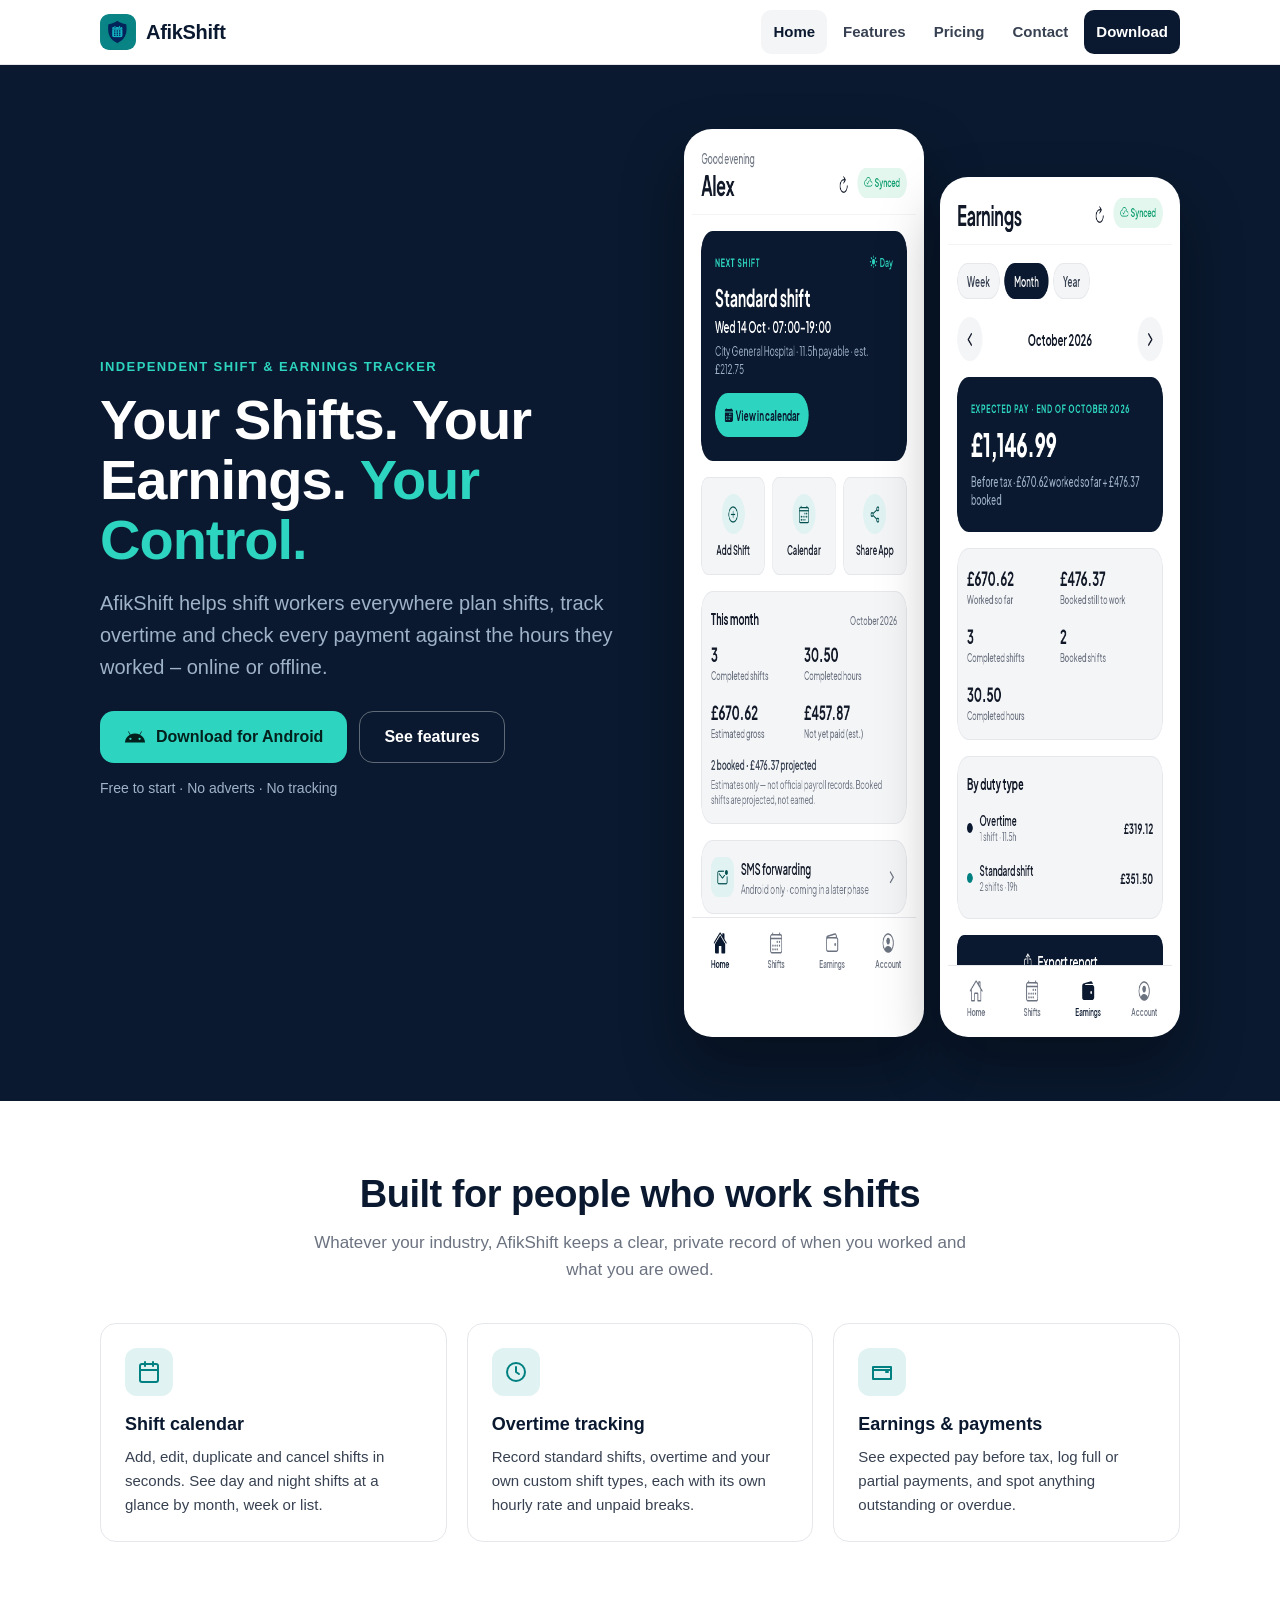
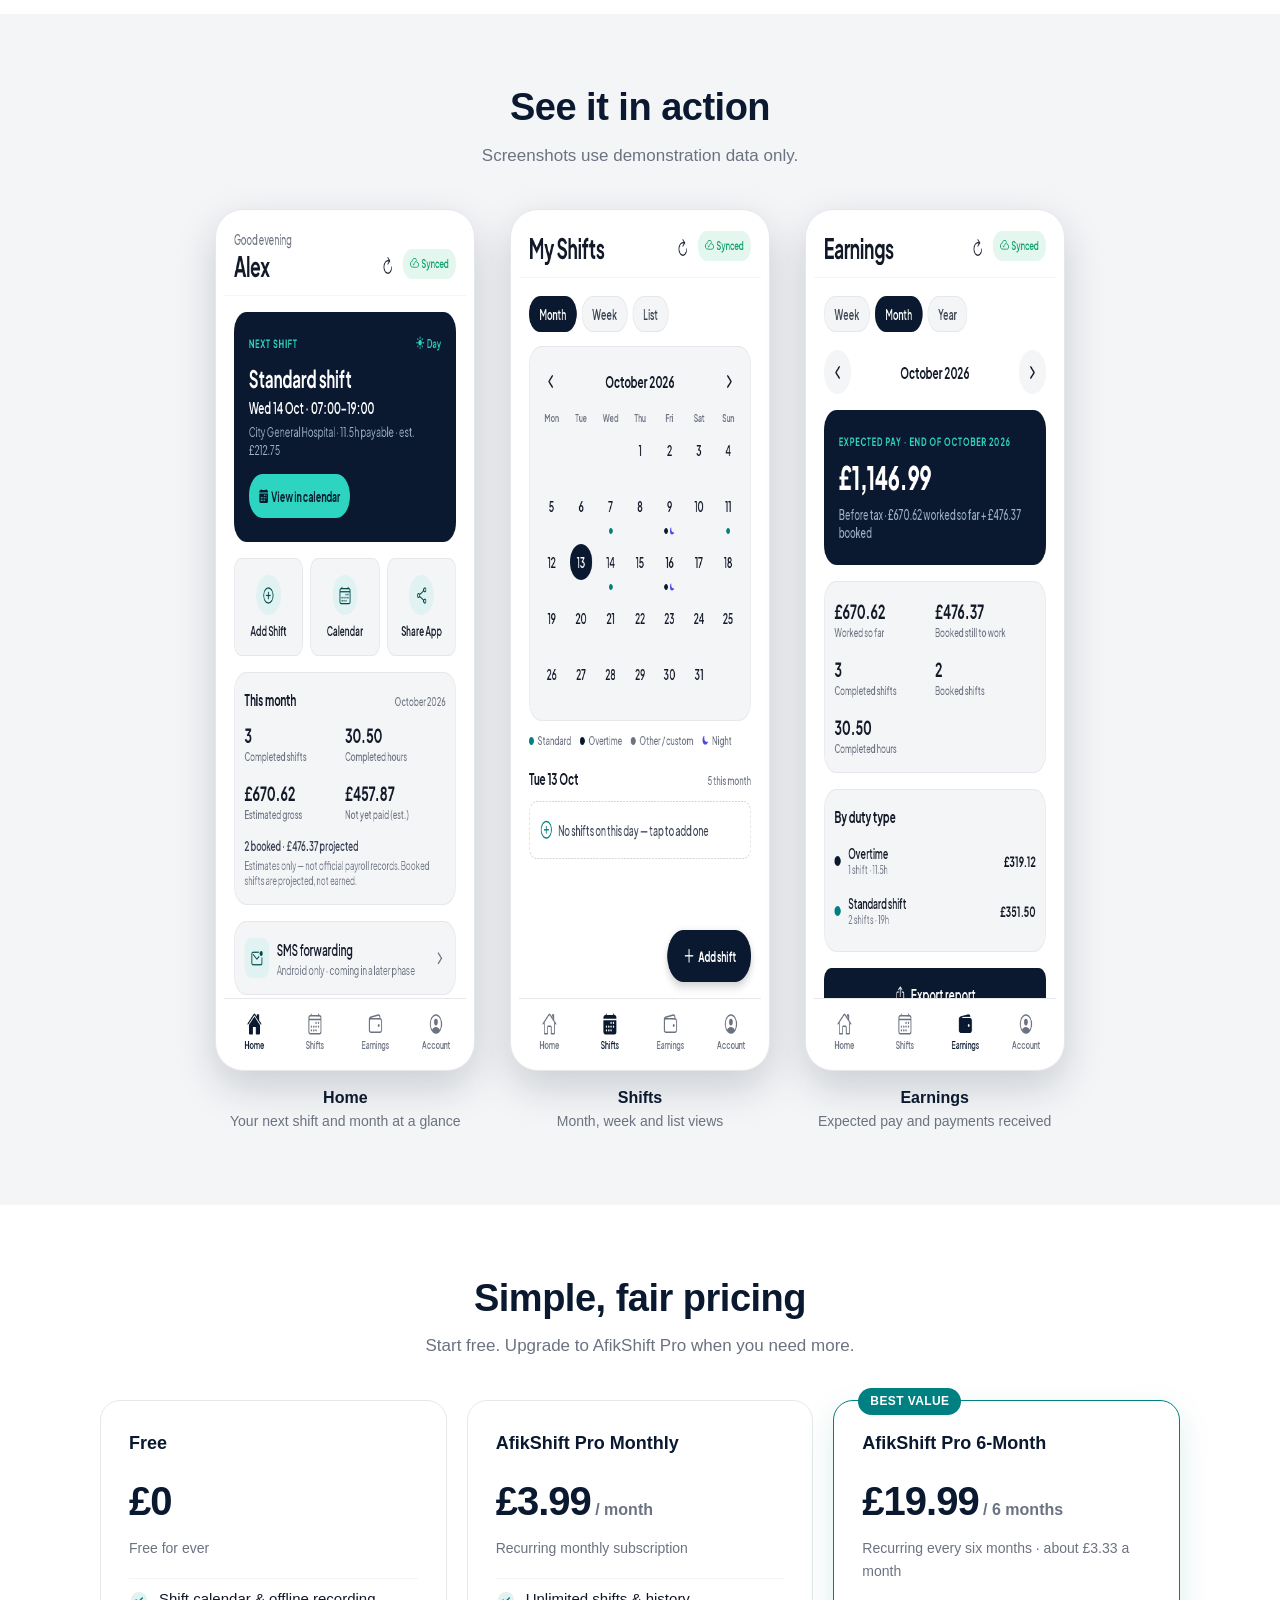
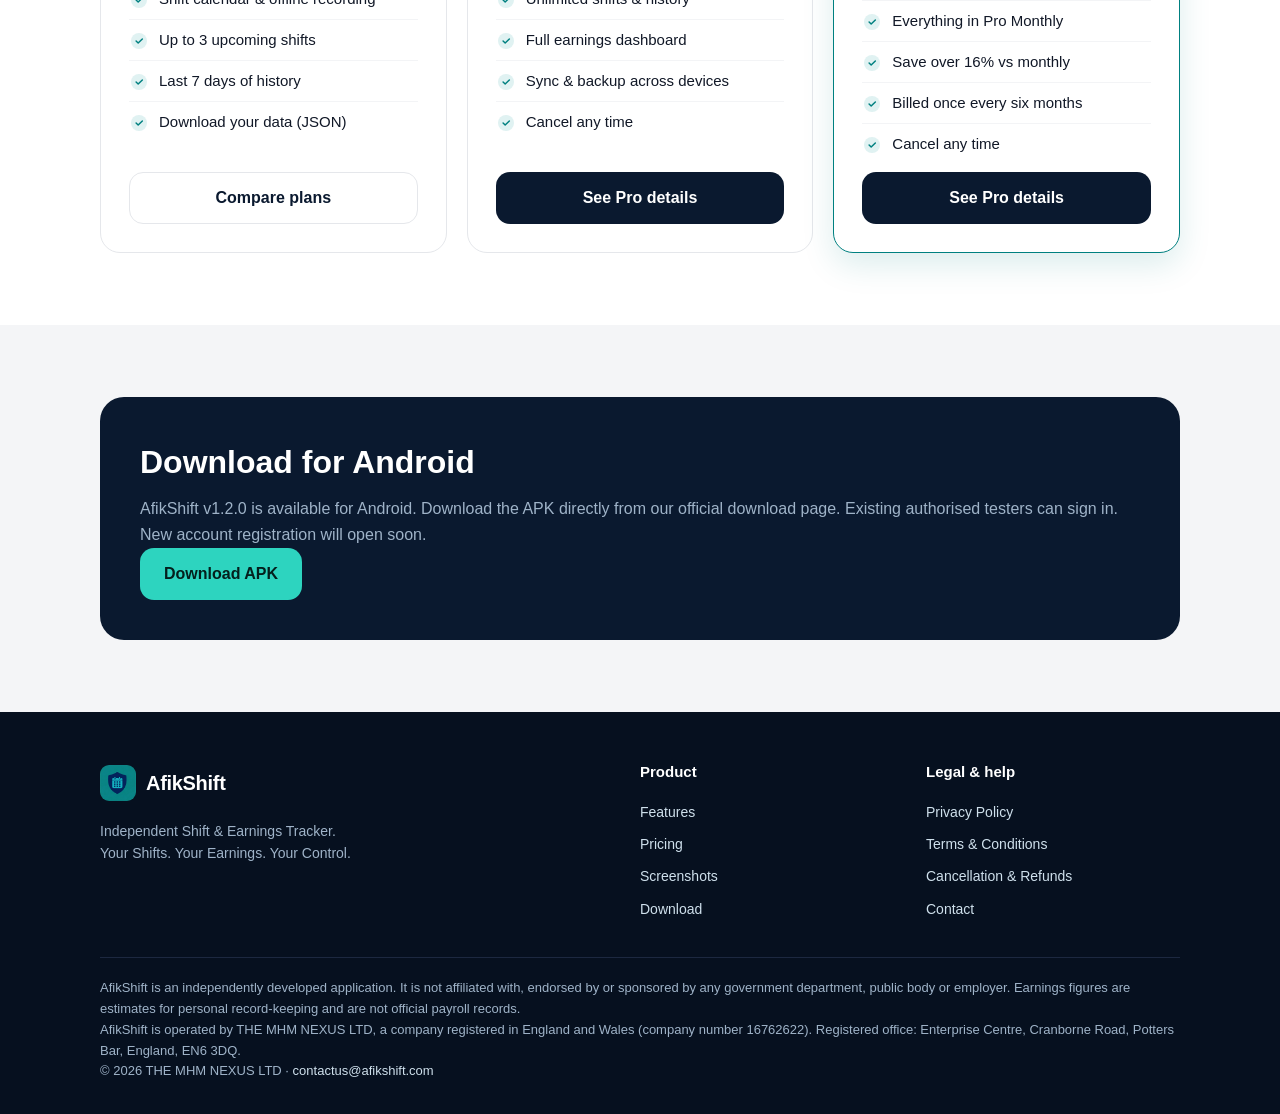
<file: index.html>
<!doctype html>
<html lang="en-GB">
<head>
<meta charset="utf-8">
<meta name="viewport" content="width=device-width,initial-scale=1">
<title>AfikShift – Independent Shift &amp; Earnings Tracker</title>
<meta name="description" content="AfikShift is an independent shift and earnings tracker for shift workers worldwide. Plan shifts, track overtime and reconcile what you have been paid.">
<meta name="theme-color" content="#0A192F">
<meta property="og:title" content="AfikShift – Your Shifts. Your Earnings. Your Control.">
<meta property="og:description" content="Independent shift and earnings tracker for shift workers worldwide.">
<meta property="og:image" content="https://afikshift.com/img/icon.png">
<link rel="canonical" href="https://afikshift.com/">
<link rel="icon" href="img/icon.png">
<link rel="stylesheet" href="assets/style.css">
</head>
<body data-page="home">
<header id="site-header"></header>

<section class="hero">
  <div class="wrap">
    <div>
      <span class="eyebrow">Independent shift &amp; earnings tracker</span>
      <h1>Your Shifts. Your Earnings. <span>Your Control.</span></h1>
      <p class="lead">AfikShift helps shift workers everywhere plan shifts, track overtime and check every payment against the hours they worked – online or offline.</p>
      <div class="actions">
        <a class="btn btn-teal" href="/download/android/" data-testid="hero-download"><svg viewBox="0 0 24 24" fill="currentColor"><path d="M17.6 9.48l1.84-3.18a.38.38 0 10-.66-.38l-1.86 3.22A11.4 11.4 0 0012 8.1c-1.77 0-3.45.39-4.92 1.04L5.22 5.92a.38.38 0 10-.66.38L6.4 9.48A10.8 10.8 0 001 18h22a10.8 10.8 0 00-5.4-8.52zM7 15.25a1.25 1.25 0 110-2.5 1.25 1.25 0 010 2.5zm10 0a1.25 1.25 0 110-2.5 1.25 1.25 0 010 2.5z"/></svg>Download for Android</a>
        <a class="btn btn-ghost" href="features.html">See features</a>
      </div>
      <p class="small">Free to start · No adverts · No tracking</p>
    </div>
    <div class="phones" aria-hidden="true">
      <div class="phone"><img src="img/screen-home.png" alt="" width="390" height="844"></div>
      <div class="phone"><img src="img/screen-earnings.png" alt="" width="390" height="844"></div>
    </div>
  </div>
</section>

<section class="block">
  <div class="wrap">
    <div class="head"><h2>Built for people who work shifts</h2><p>Whatever your industry, AfikShift keeps a clear, private record of when you worked and what you are owed.</p></div>
    <div class="grid">
      <div class="card"><div class="ico"><svg viewBox="0 0 24 24" fill="none" stroke="currentColor" stroke-width="2" stroke-linecap="round" stroke-linejoin="round"><rect x="3" y="4" width="18" height="18" rx="2"/><path d="M16 2v4M8 2v4M3 10h18"/></svg></div><h3>Shift calendar</h3><p>Add, edit, duplicate and cancel shifts in seconds. See day and night shifts at a glance by month, week or list.</p></div>
      <div class="card"><div class="ico"><svg viewBox="0 0 24 24" fill="none" stroke="currentColor" stroke-width="2" stroke-linecap="round" stroke-linejoin="round"><circle cx="12" cy="12" r="9"/><path d="M12 7v5l3 2"/></svg></div><h3>Overtime tracking</h3><p>Record standard shifts, overtime and your own custom shift types, each with its own hourly rate and unpaid breaks.</p></div>
      <div class="card"><div class="ico"><svg viewBox="0 0 24 24" fill="none" stroke="currentColor" stroke-width="2" stroke-linecap="round" stroke-linejoin="round"><path d="M3 7h18v12H3z"/><path d="M16 12h2M3 10h18"/></svg></div><h3>Earnings &amp; payments</h3><p>See expected pay before tax, log full or partial payments, and spot anything outstanding or overdue.</p></div>
    </div>
  </div>
</section>

<section class="block alt" id="screens">
  <div class="wrap">
    <div class="head"><h2>See it in action</h2><p>Screenshots use demonstration data only.</p></div>
    <div class="shots">
      <figure><div class="phone"><img src="img/screen-home.png" alt="AfikShift home screen showing the next shift and this month's summary" loading="lazy" width="390" height="844"></div><figcaption>Home<span>Your next shift and month at a glance</span></figcaption></figure>
      <figure><div class="phone"><img src="img/screen-shifts.png" alt="AfikShift shift calendar in month view" loading="lazy" width="390" height="844"></div><figcaption>Shifts<span>Month, week and list views</span></figcaption></figure>
      <figure><div class="phone"><img src="img/screen-earnings.png" alt="AfikShift earnings dashboard with expected pay" loading="lazy" width="390" height="844"></div><figcaption>Earnings<span>Expected pay and payments received</span></figcaption></figure>
    </div>
  </div>
</section>

<section class="block">
  <div class="wrap">
    <div class="head"><h2>Simple, fair pricing</h2><p>Start free. Upgrade to AfikShift Pro when you need more.</p></div>
    <div class="plans">
      <div class="plan"><h3>Free</h3><p class="price">£0</p><p class="per">Free for ever</p><ul><li>Shift calendar &amp; offline recording</li><li>Up to 3 upcoming shifts</li><li>Last 7 days of history</li><li>Download your data (JSON)</li></ul><a class="btn btn-line" href="pricing.html">Compare plans</a></div>
      <div class="plan"><h3>AfikShift Pro Monthly</h3><p class="price">£3.99<small> / month</small></p><p class="per">Recurring monthly subscription</p><ul><li>Unlimited shifts &amp; history</li><li>Full earnings dashboard</li><li>Sync &amp; backup across devices</li><li>Cancel any time</li></ul><a class="btn btn-navy" href="pricing.html">See Pro details</a></div>
      <div class="plan best"><span class="badge">BEST VALUE</span><h3>AfikShift Pro 6-Month</h3><p class="price">£19.99<small> / 6 months</small></p><p class="per">Recurring every six months · about £3.33 a month</p><ul><li>Everything in Pro Monthly</li><li>Save over 16% vs monthly</li><li>Billed once every six months</li><li>Cancel any time</li></ul><a class="btn btn-navy" href="pricing.html">See Pro details</a></div>
    </div>
  </div>
</section>

<section class="block alt" id="download">
  <div class="wrap">
    <div class="band">
      <div><h2>Download for Android</h2><p>AfikShift v1.2.0 is available for Android. Download the APK directly from our official download page. Existing authorised testers can sign in. New account registration will open soon.</p><a class="btn btn-teal" href="/download/android/">Download APK</a></div>
     
    </div>
  </div>
</section>

<footer id="site-footer"></footer>
<script src="assets/site.js"></script>
</body>
</html>
</file>
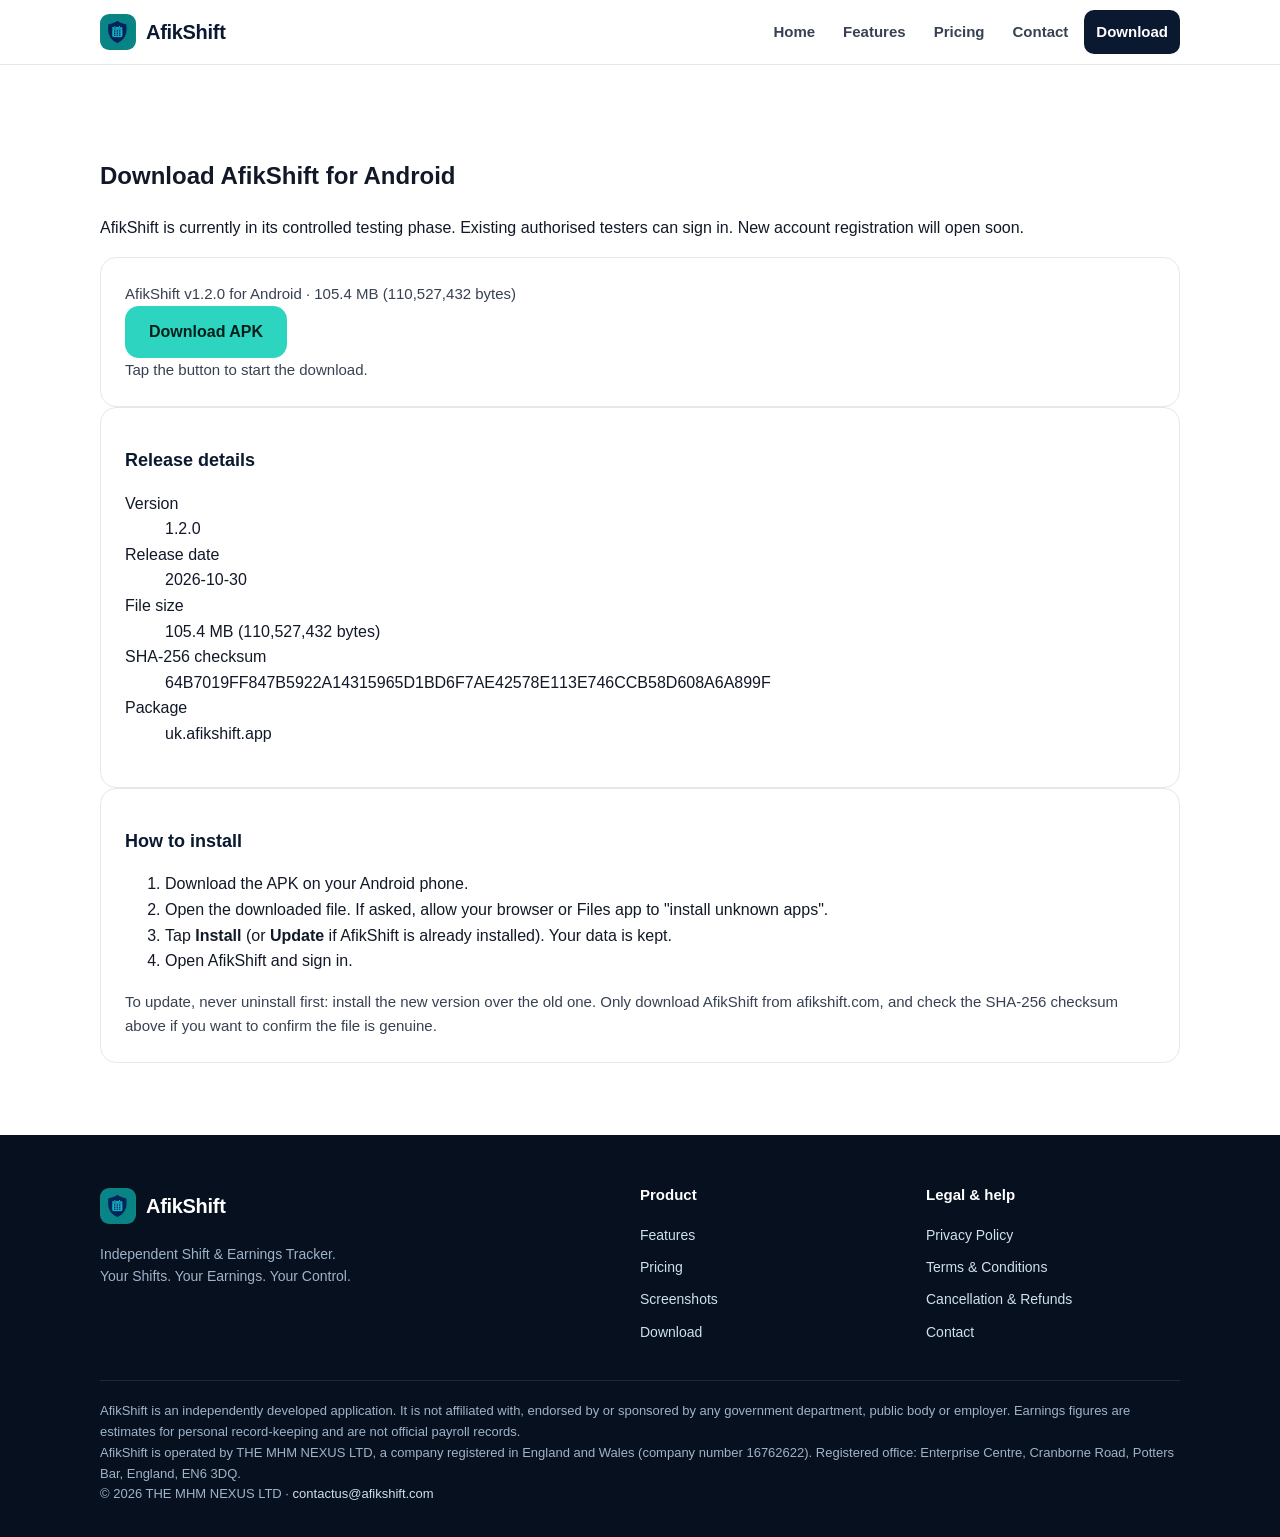
<file: download/android/index.html>
<!doctype html>
<html lang="en-GB">
<head>
<meta charset="utf-8">
<meta name="viewport" content="width=device-width,initial-scale=1">
<title>Download AfikShift for Android</title>
<meta name="description" content="Download the official AfikShift Android app (APK) directly from afikshift.com.">
<link rel="canonical" href="https://afikshift.com/download/android">
<link rel="icon" href="/img/icon.png">
<link rel="stylesheet" href="/assets/style.css">
</head>
<body>
<header id="site-header"></header>

<section class="block" data-testid="android-download-page">
  <div class="wrap narrow">
    <h1 class="dl-title">Download AfikShift for Android</h1>
    <p class="notice" data-testid="testing-notice">AfikShift is currently in its controlled testing phase. Existing authorised testers can sign in. New account registration will open soon.</p>

    <div class="card dl-card" data-when-published hidden>
      <p class="dl-status">AfikShift v<span data-r="version"></span> for Android · <span data-r="file_size"></span></p>
      <a class="btn btn-teal dl-btn" data-r-href href="#" data-testid="manual-download">Download APK</a>
      <p class="dl-small">Tap the button to start the download.</p>
    </div>
    <div class="card dl-card" data-when-unpublished data-testid="download-unavailable">
      <p class="dl-status">The Android download isn't available yet. Please check back soon.</p>
    </div>

    <div class="card dl-card">
      <h3>Release details</h3>
      <dl class="dl-meta">
        <dt>Version</dt><dd data-r="version" data-testid="rel-version"></dd>
        <dt>Release date</dt><dd data-r="release_date" data-testid="rel-date"></dd>
        <dt>File size</dt><dd data-r="file_size" data-testid="rel-size"></dd>
        <dt>SHA-256 checksum</dt><dd class="mono" data-r="sha256" data-testid="rel-sha"></dd>
        <dt>Package</dt><dd class="mono">uk.afikshift.app</dd>
      </dl>
    </div>

    <div class="card dl-card">
      <h3>How to install</h3>
      <ol class="dl-steps">
        <li>Download the APK on your Android phone.</li>
        <li>Open the downloaded file. If asked, allow your browser or Files app to "install unknown apps".</li>
        <li>Tap <strong>Install</strong> (or <strong>Update</strong> if AfikShift is already installed). Your data is kept.</li>
        <li>Open AfikShift and sign in.</li>
      </ol>
      <p class="dl-small">To update, never uninstall first: install the new version over the old one. Only download AfikShift from afikshift.com, and check the SHA-256 checksum above if you want to confirm the file is genuine.</p>
    </div>
  </div>
</section>

<footer id="site-footer"></footer>
<script src="/assets/site.js"></script>
<script src="/assets/release.js"></script>
</body>
</html>
</file>
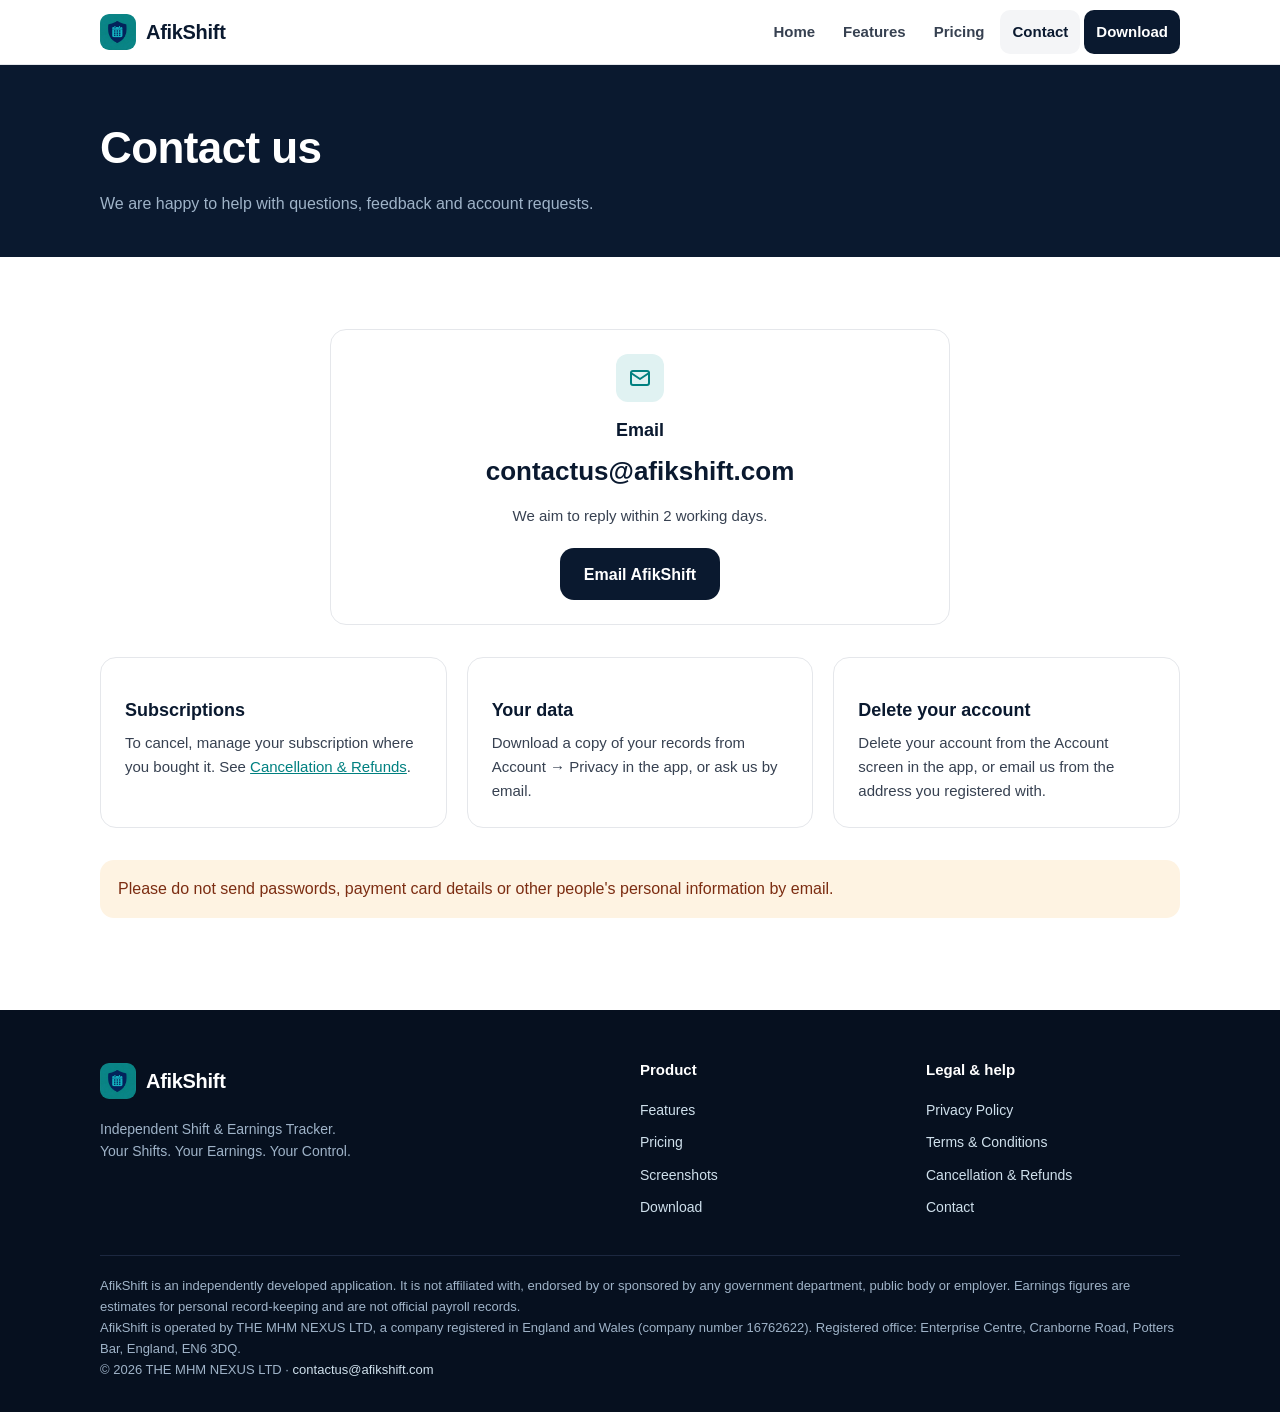
<file: contact.html>
<!doctype html>
<html lang="en-GB">
<head>
<meta charset="utf-8">
<meta name="viewport" content="width=device-width,initial-scale=1">
<title>Contact · AfikShift</title>
<meta name="description" content="Contact AfikShift support at contactus@afikshift.com.">
<meta name="theme-color" content="#0A192F">
<link rel="canonical" href="https://afikshift.com/contact.html">
<link rel="icon" href="img/icon.png">
<link rel="stylesheet" href="assets/style.css">
</head>
<body data-page="contact">
<header id="site-header"></header>
<section class="page-hero"><div class="wrap"><h1>Contact us</h1><p>We are happy to help with questions, feedback and account requests.</p></div></section>

<section class="block">
  <div class="wrap">
    <div class="card contact-card">
      <div class="ico" style="margin:0 auto"><svg viewBox="0 0 24 24" fill="none" stroke="currentColor" stroke-width="2" stroke-linecap="round" stroke-linejoin="round"><rect x="3" y="5" width="18" height="14" rx="2"/><path d="M3 7l9 6 9-6"/></svg></div>
      <h3>Email</h3>
      <p><a class="mail" href="mailto:contactus@afikshift.com" data-testid="contact-email">contactus@afikshift.com</a></p>
      <p style="margin-top:12px">We aim to reply within 2 working days.</p>
      <p style="margin-top:20px"><a class="btn btn-navy" href="mailto:contactus@afikshift.com?subject=AfikShift%20enquiry">Email AfikShift</a></p>
    </div>

    <div class="grid" style="margin-top:32px">
      <div class="card"><h3>Subscriptions</h3><p>To cancel, manage your subscription where you bought it. See <a href="refunds.html">Cancellation &amp; Refunds</a>.</p></div>
      <div class="card"><h3>Your data</h3><p>Download a copy of your records from Account → Privacy in the app, or ask us by email.</p></div>
      <div class="card"><h3>Delete your account</h3><p>Delete your account from the Account screen in the app, or email us from the address you registered with.</p></div>
    </div>
    <p class="callout warn" style="margin-top:32px">Please do not send passwords, payment card details or other people's personal information by email.</p>
  </div>
</section>

<footer id="site-footer"></footer>
<script src="assets/site.js"></script>
</body>
</html>
</file>
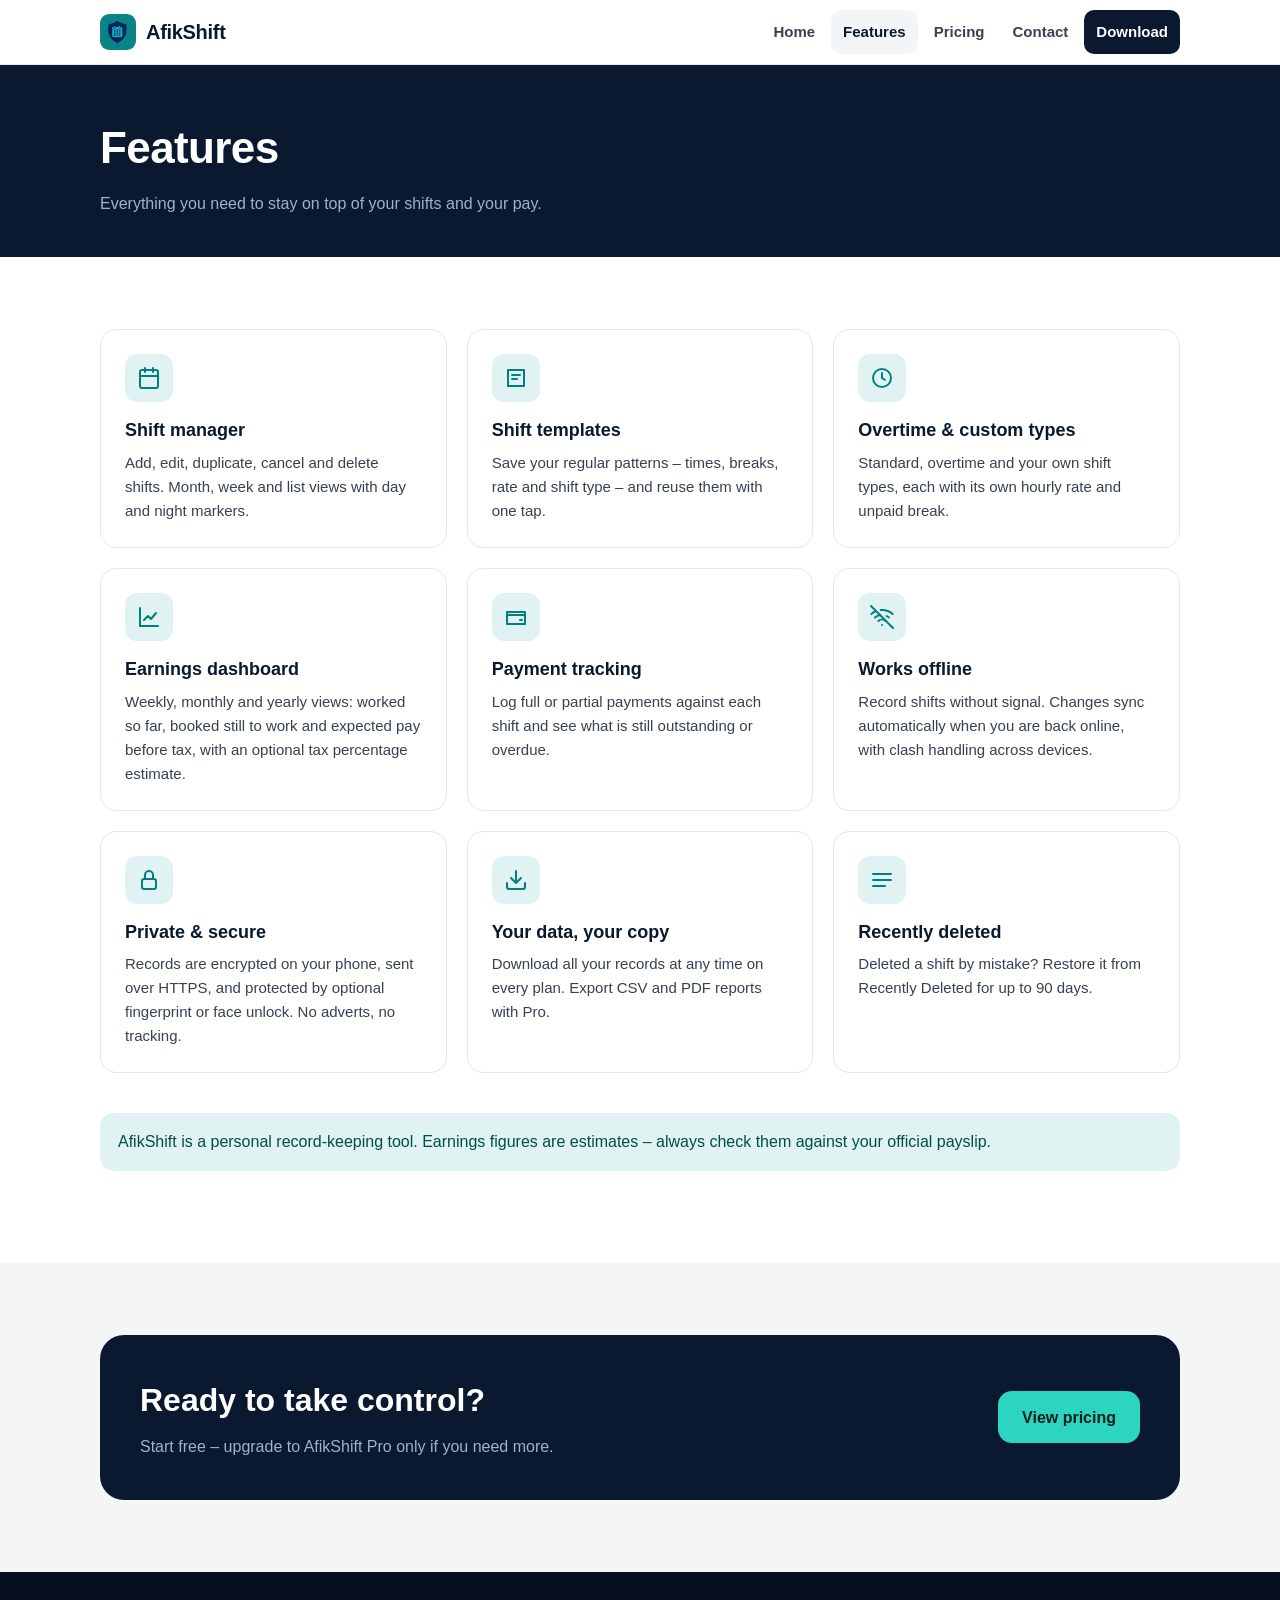
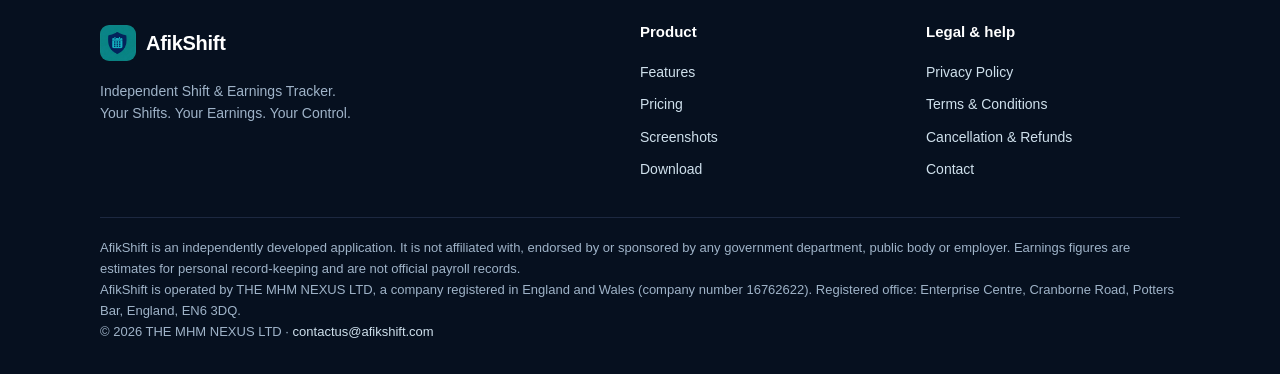
<file: features.html>
<!doctype html>
<html lang="en-GB">
<head>
<meta charset="utf-8">
<meta name="viewport" content="width=device-width,initial-scale=1">
<title>Features · AfikShift</title>
<meta name="description" content="AfikShift features: shift calendar, overtime tracking, earnings estimates, payment tracking, offline use and privacy by design.">
<meta name="theme-color" content="#0A192F">
<link rel="canonical" href="https://afikshift.com/features.html">
<link rel="icon" href="img/icon.png">
<link rel="stylesheet" href="assets/style.css">
</head>
<body data-page="features">
<header id="site-header"></header>
<section class="page-hero"><div class="wrap"><h1>Features</h1><p>Everything you need to stay on top of your shifts and your pay.</p></div></section>

<section class="block">
  <div class="wrap">
    <div class="grid">
      <div class="card"><div class="ico"><svg viewBox="0 0 24 24" fill="none" stroke="currentColor" stroke-width="2" stroke-linecap="round" stroke-linejoin="round"><rect x="3" y="4" width="18" height="18" rx="2"/><path d="M16 2v4M8 2v4M3 10h18"/></svg></div><h3>Shift manager</h3><p>Add, edit, duplicate, cancel and delete shifts. Month, week and list views with day and night markers.</p></div>
      <div class="card"><div class="ico"><svg viewBox="0 0 24 24" fill="none" stroke="currentColor" stroke-width="2" stroke-linecap="round" stroke-linejoin="round"><path d="M4 4h16v16H4z"/><path d="M8 9h8M8 13h5"/></svg></div><h3>Shift templates</h3><p>Save your regular patterns – times, breaks, rate and shift type – and reuse them with one tap.</p></div>
      <div class="card"><div class="ico"><svg viewBox="0 0 24 24" fill="none" stroke="currentColor" stroke-width="2" stroke-linecap="round" stroke-linejoin="round"><circle cx="12" cy="12" r="9"/><path d="M12 7v5l3 2"/></svg></div><h3>Overtime &amp; custom types</h3><p>Standard, overtime and your own shift types, each with its own hourly rate and unpaid break.</p></div>
      <div class="card"><div class="ico"><svg viewBox="0 0 24 24" fill="none" stroke="currentColor" stroke-width="2" stroke-linecap="round" stroke-linejoin="round"><path d="M3 3v18h18"/><path d="M7 15l4-4 3 3 5-6"/></svg></div><h3>Earnings dashboard</h3><p>Weekly, monthly and yearly views: worked so far, booked still to work and expected pay before tax, with an optional tax percentage estimate.</p></div>
      <div class="card"><div class="ico"><svg viewBox="0 0 24 24" fill="none" stroke="currentColor" stroke-width="2" stroke-linecap="round" stroke-linejoin="round"><path d="M3 7h18v12H3z"/><path d="M3 10h18M16 15h2"/></svg></div><h3>Payment tracking</h3><p>Log full or partial payments against each shift and see what is still outstanding or overdue.</p></div>
      <div class="card"><div class="ico"><svg viewBox="0 0 24 24" fill="none" stroke="currentColor" stroke-width="2" stroke-linecap="round" stroke-linejoin="round"><path d="M1 1l22 22"/><path d="M16.7 11.1A10.9 10.9 0 0119 12.5M5 12.5a10.9 10.9 0 015.2-2.4M10.7 5.1A16 16 0 0122.6 9M1.4 9a15.9 15.9 0 014.3-2.8M8.5 16a5 5 0 017 0M12 20h.01"/></svg></div><h3>Works offline</h3><p>Record shifts without signal. Changes sync automatically when you are back online, with clash handling across devices.</p></div>
      <div class="card"><div class="ico"><svg viewBox="0 0 24 24" fill="none" stroke="currentColor" stroke-width="2" stroke-linecap="round" stroke-linejoin="round"><rect x="5" y="11" width="14" height="10" rx="2"/><path d="M8 11V7a4 4 0 018 0v4"/></svg></div><h3>Private &amp; secure</h3><p>Records are encrypted on your phone, sent over HTTPS, and protected by optional fingerprint or face unlock. No adverts, no tracking.</p></div>
      <div class="card"><div class="ico"><svg viewBox="0 0 24 24" fill="none" stroke="currentColor" stroke-width="2" stroke-linecap="round" stroke-linejoin="round"><path d="M21 15v4a2 2 0 01-2 2H5a2 2 0 01-2-2v-4M7 10l5 5 5-5M12 15V3"/></svg></div><h3>Your data, your copy</h3><p>Download all your records at any time on every plan. Export CSV and PDF reports with Pro.</p></div>
      <div class="card"><div class="ico"><svg viewBox="0 0 24 24" fill="none" stroke="currentColor" stroke-width="2" stroke-linecap="round" stroke-linejoin="round"><path d="M3 6h18M3 12h18M3 18h12"/></svg></div><h3>Recently deleted</h3><p>Deleted a shift by mistake? Restore it from Recently Deleted for up to 90 days.</p></div>
    </div>
    <div class="callout" style="margin-top:40px">AfikShift is a personal record-keeping tool. Earnings figures are estimates – always check them against your official payslip.</div>
  </div>
</section>

<section class="block alt">
  <div class="wrap">
    <div class="band"><div><h2>Ready to take control?</h2><p>Start free – upgrade to AfikShift Pro only if you need more.</p></div><a class="btn btn-teal" href="pricing.html">View pricing</a></div>
  </div>
</section>

<footer id="site-footer"></footer>
<script src="assets/site.js"></script>
</body>
</html>
</file>
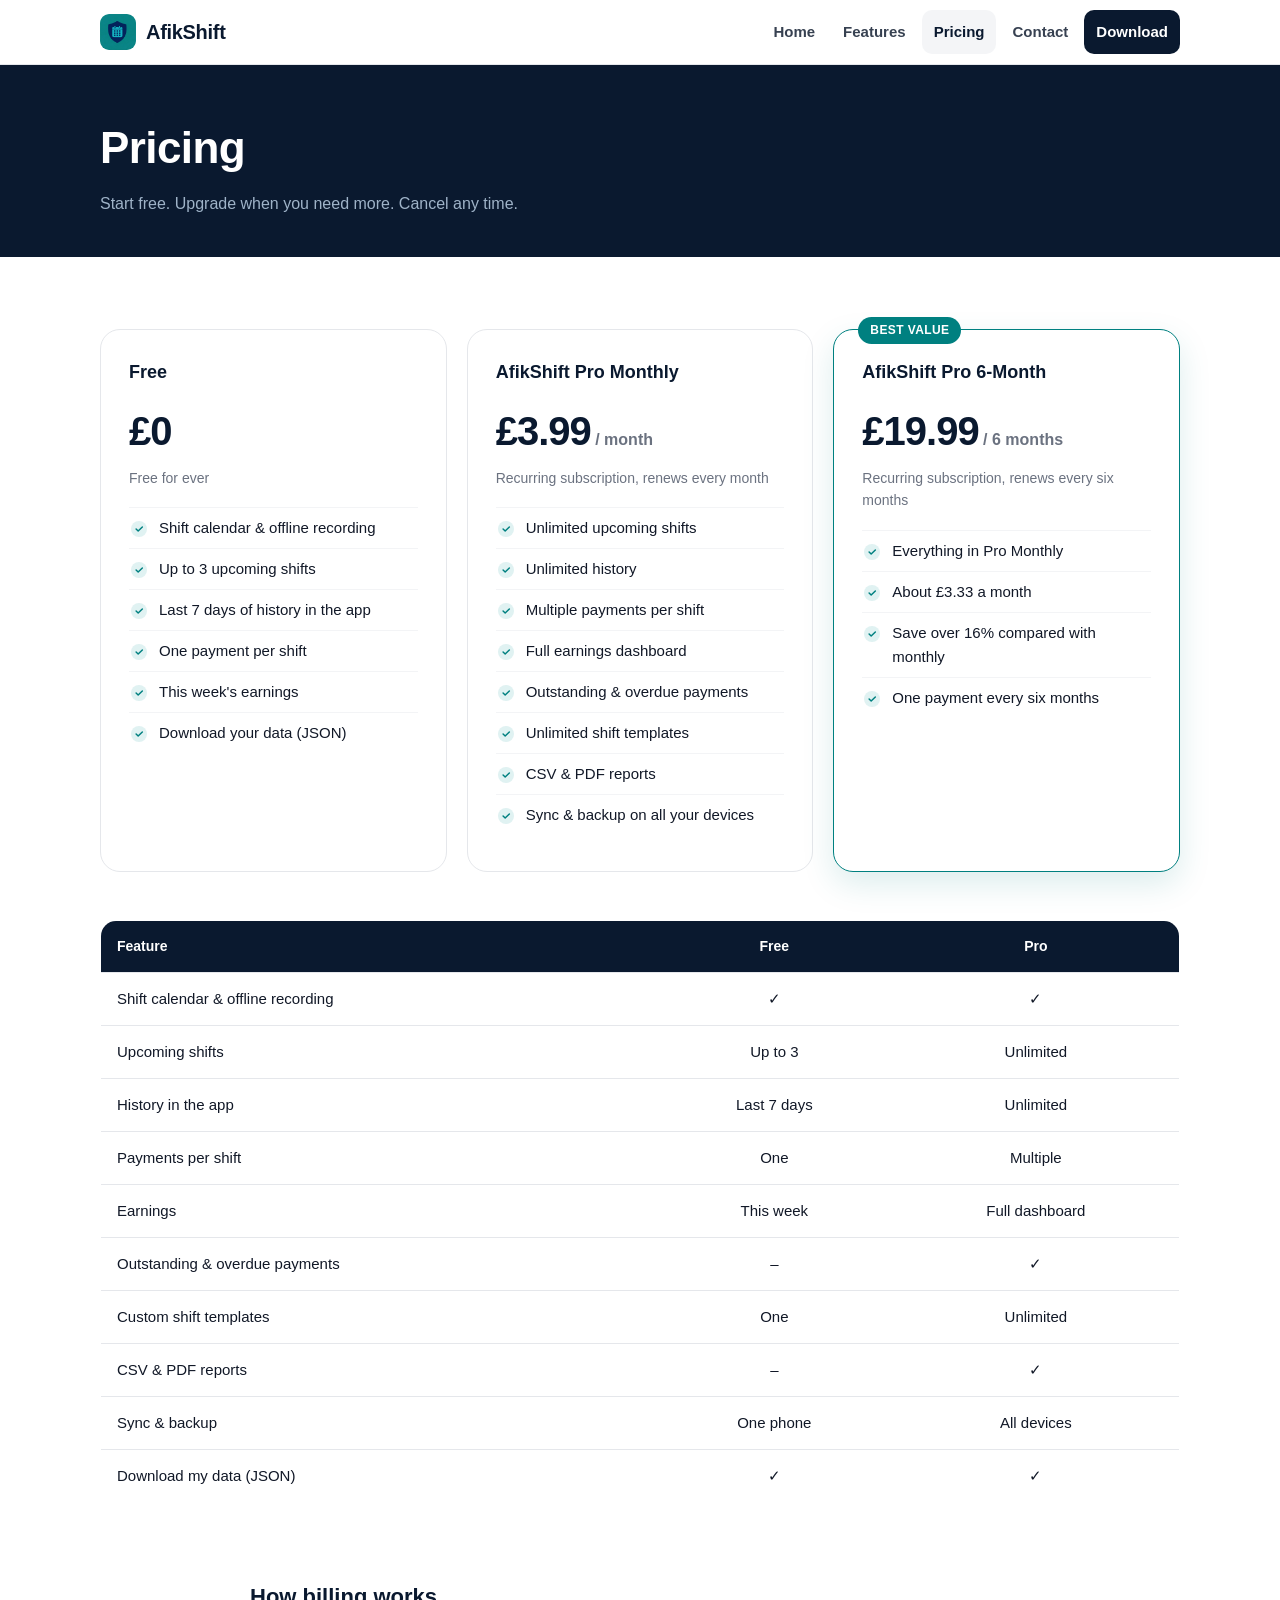
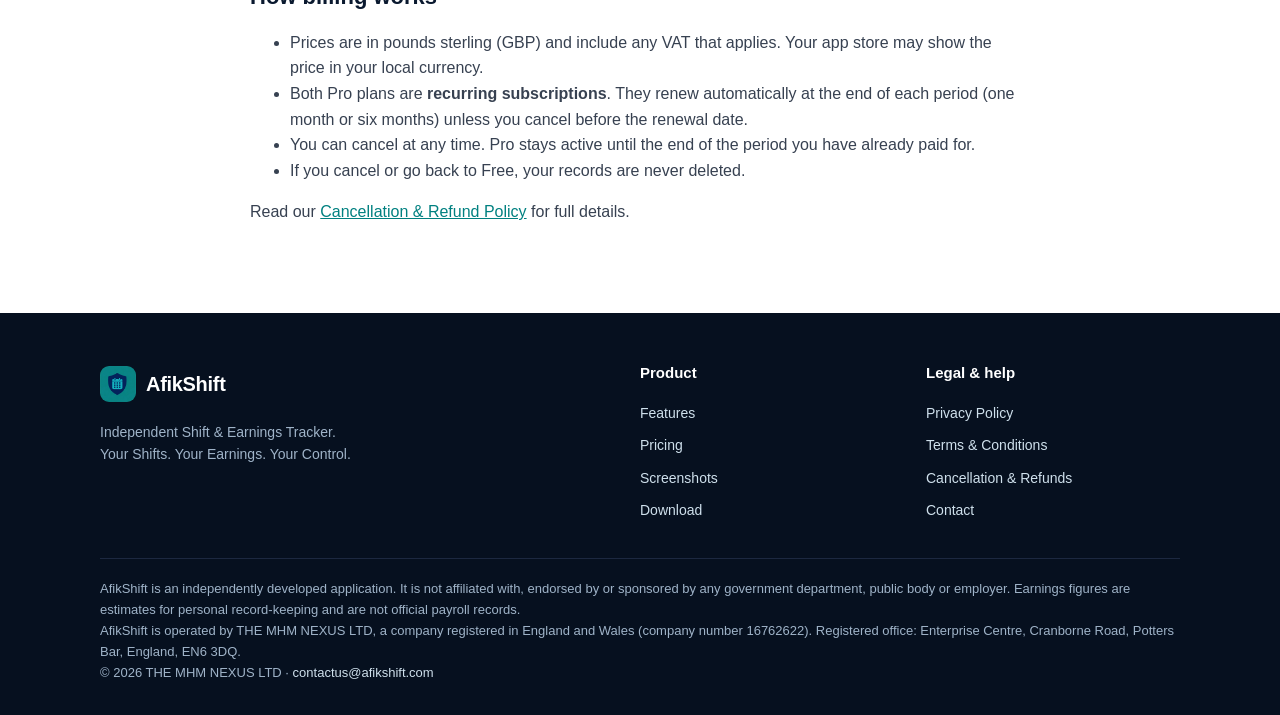
<file: pricing.html>
<!doctype html>
<html lang="en-GB">
<head>
<meta charset="utf-8">
<meta name="viewport" content="width=device-width,initial-scale=1">
<title>Pricing · AfikShift</title>
<meta name="description" content="AfikShift pricing: Free plan, AfikShift Pro Monthly at £3.99 per month, or AfikShift Pro 6-Month at £19.99 every six months.">
<meta name="theme-color" content="#0A192F">
<link rel="canonical" href="https://afikshift.com/pricing.html">
<link rel="icon" href="img/icon.png">
<link rel="stylesheet" href="assets/style.css">
</head>
<body data-page="pricing">
<header id="site-header"></header>
<section class="page-hero"><div class="wrap"><h1>Pricing</h1><p>Start free. Upgrade when you need more. Cancel any time.</p></div></section>

<section class="block">
  <div class="wrap">
    <div class="plans">
      <div class="plan"><h3>Free</h3><p class="price">£0</p><p class="per">Free for ever</p><ul><li>Shift calendar &amp; offline recording</li><li>Up to 3 upcoming shifts</li><li>Last 7 days of history in the app</li><li>One payment per shift</li><li>This week's earnings</li><li>Download your data (JSON)</li></ul></div>
      <div class="plan"><h3>AfikShift Pro Monthly</h3><p class="price">£3.99<small> / month</small></p><p class="per">Recurring subscription, renews every month</p><ul><li>Unlimited upcoming shifts</li><li>Unlimited history</li><li>Multiple payments per shift</li><li>Full earnings dashboard</li><li>Outstanding &amp; overdue payments</li><li>Unlimited shift templates</li><li>CSV &amp; PDF reports</li><li>Sync &amp; backup on all your devices</li></ul></div>
      <div class="plan best"><span class="badge">BEST VALUE</span><h3>AfikShift Pro 6-Month</h3><p class="price">£19.99<small> / 6 months</small></p><p class="per">Recurring subscription, renews every six months</p><ul><li>Everything in Pro Monthly</li><li>About £3.33 a month</li><li>Save over 16% compared with monthly</li><li>One payment every six months</li></ul></div>
    </div>

    <div class="tablewrap">
      <table class="compare">
        <thead><tr><th>Feature</th><th>Free</th><th>Pro</th></tr></thead>
        <tbody>
          <tr><td>Shift calendar &amp; offline recording</td><td>✓</td><td>✓</td></tr>
          <tr><td>Upcoming shifts</td><td>Up to 3</td><td>Unlimited</td></tr>
          <tr><td>History in the app</td><td>Last 7 days</td><td>Unlimited</td></tr>
          <tr><td>Payments per shift</td><td>One</td><td>Multiple</td></tr>
          <tr><td>Earnings</td><td>This week</td><td>Full dashboard</td></tr>
          <tr><td>Outstanding &amp; overdue payments</td><td>–</td><td>✓</td></tr>
          <tr><td>Custom shift templates</td><td>One</td><td>Unlimited</td></tr>
          <tr><td>CSV &amp; PDF reports</td><td>–</td><td>✓</td></tr>
          <tr><td>Sync &amp; backup</td><td>One phone</td><td>All devices</td></tr>
          <tr><td>Download my data (JSON)</td><td>✓</td><td>✓</td></tr>
        </tbody>
      </table>
    </div>

    <div class="prose" style="padding:40px 0 0;max-width:780px">
      <h2>How billing works</h2>
      <ul>
        <li>Prices are in pounds sterling (GBP) and include any VAT that applies. Your app store may show the price in your local currency.</li>
        <li>Both Pro plans are <b>recurring subscriptions</b>. They renew automatically at the end of each period (one month or six months) unless you cancel before the renewal date.</li>
        <li>You can cancel at any time. Pro stays active until the end of the period you have already paid for.</li>
        <li>If you cancel or go back to Free, your records are never deleted.</li>
      </ul>
      <p>Read our <a href="refunds.html">Cancellation &amp; Refund Policy</a> for full details.</p>
    </div>
  </div>
</section>

<footer id="site-footer"></footer>
<script src="assets/site.js"></script>
</body>
</html>
</file>
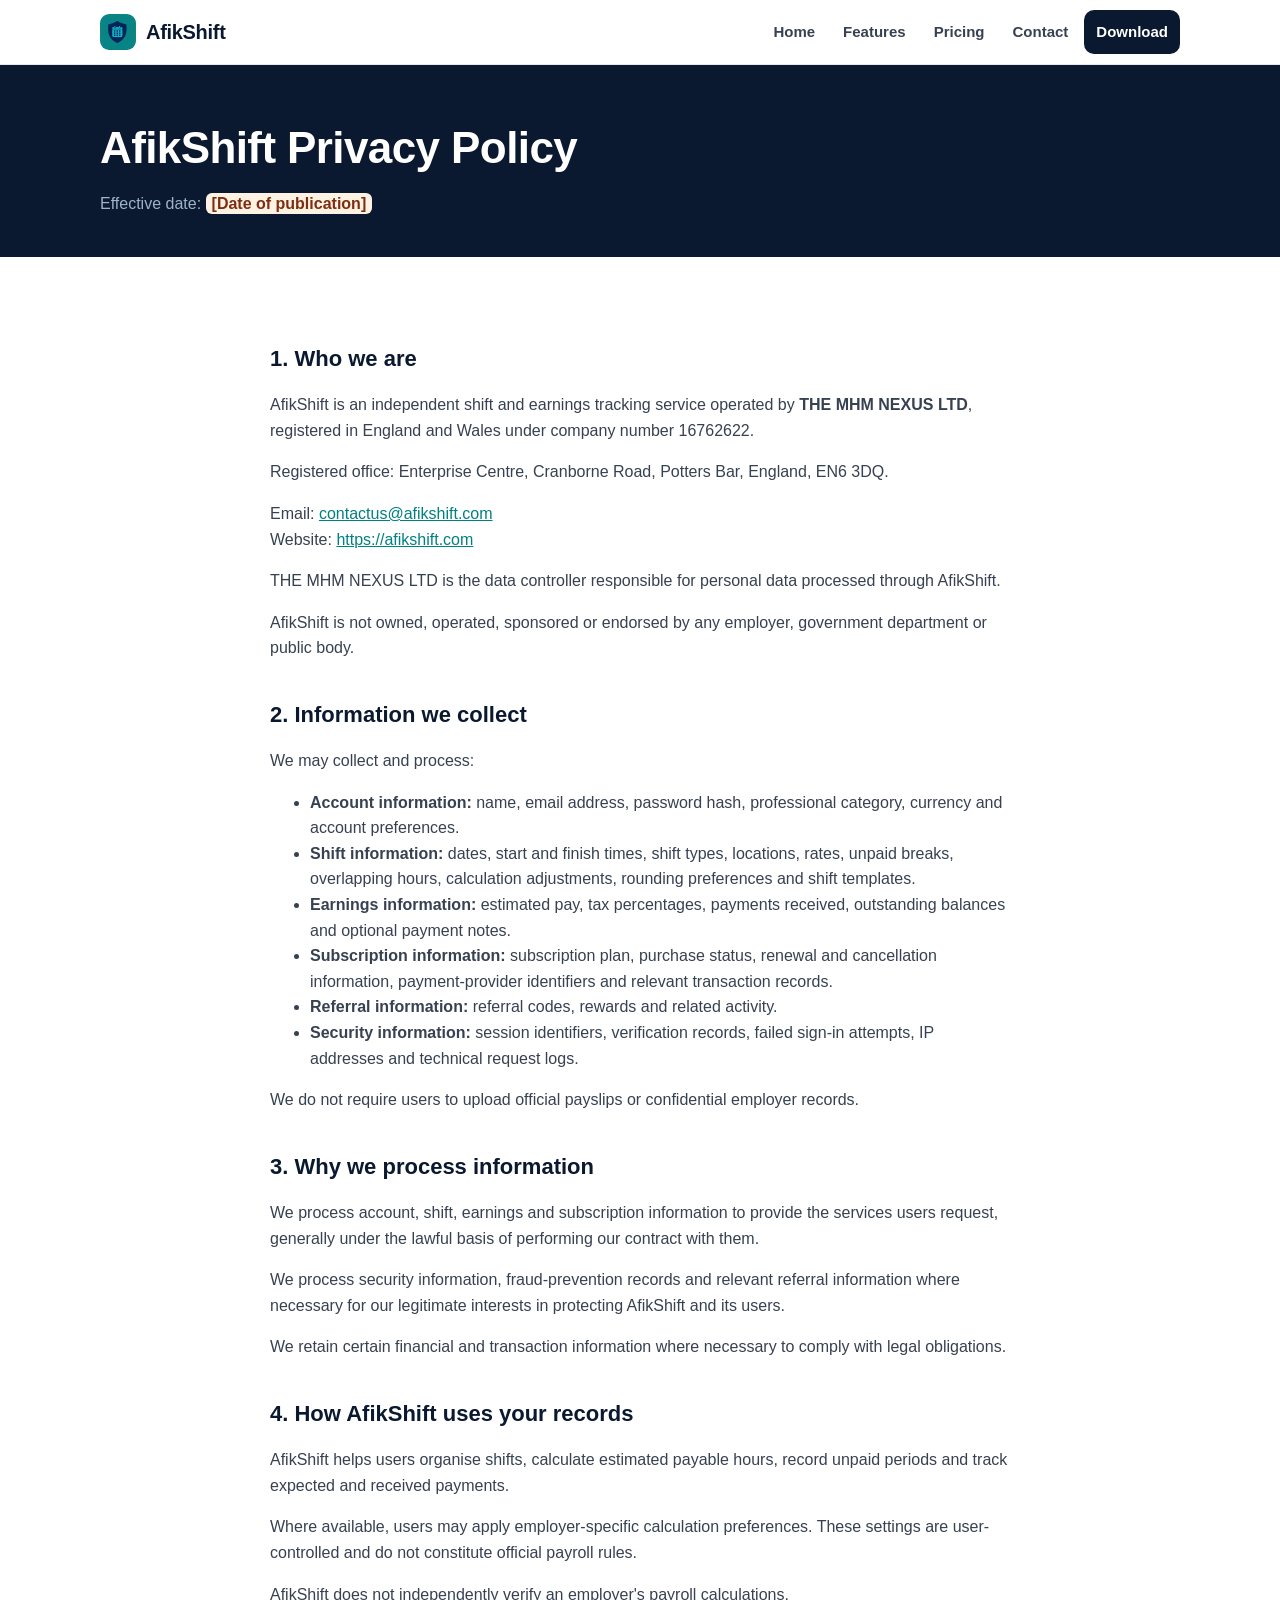
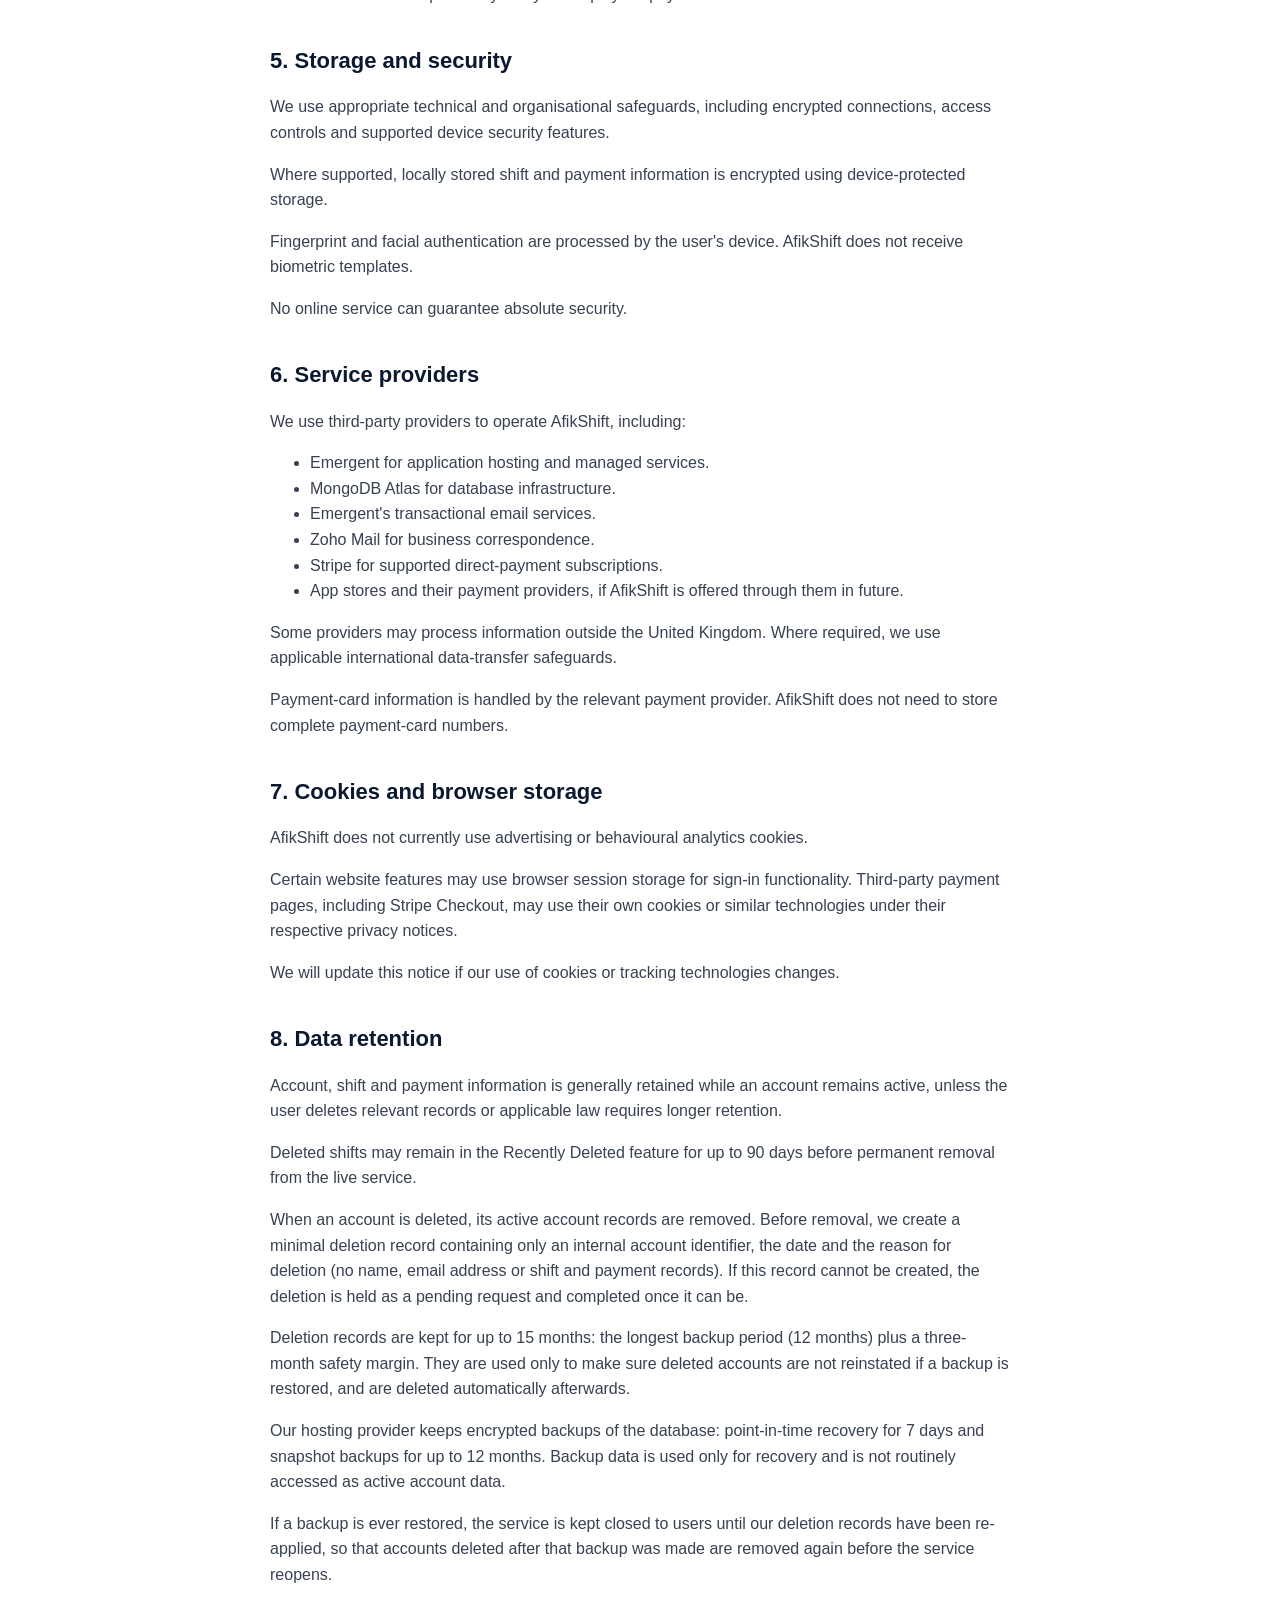
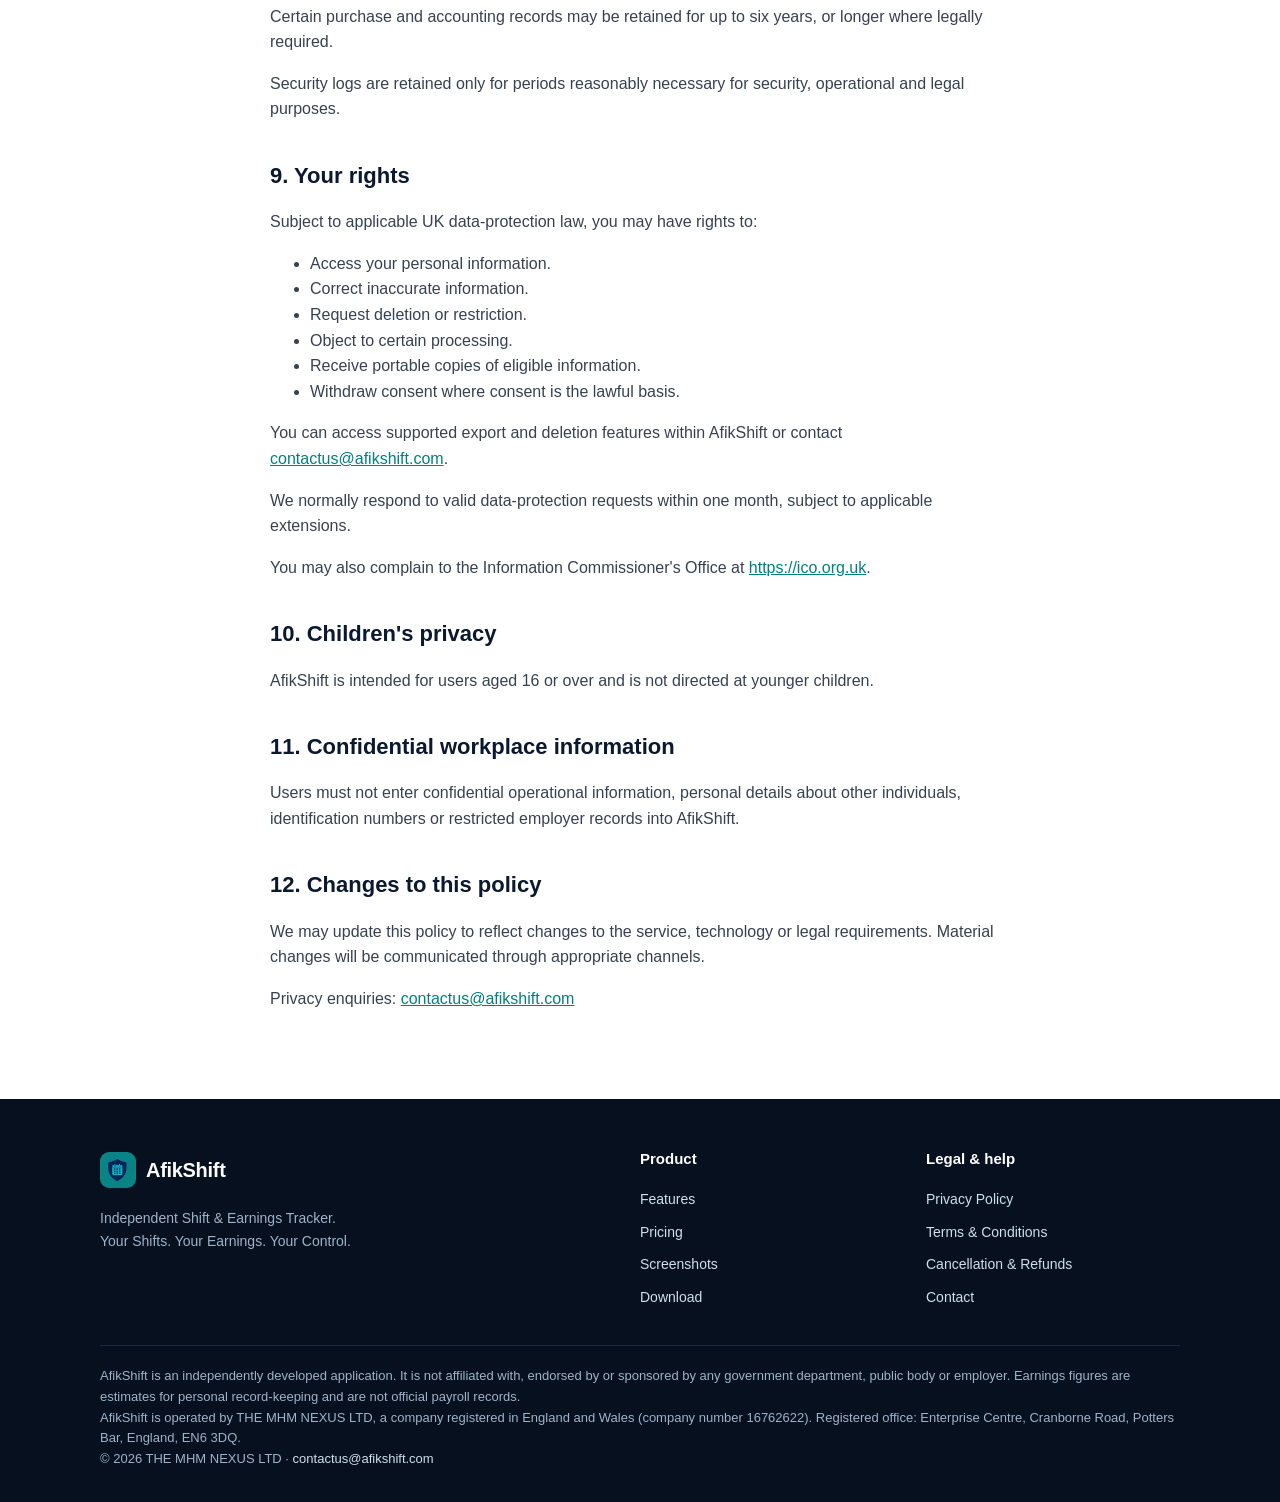
<file: privacy.html>
<!doctype html>
<html lang="en-GB">
<head>
<meta charset="utf-8">
<meta name="viewport" content="width=device-width,initial-scale=1">
<title>Privacy Policy · AfikShift</title>
<meta name="theme-color" content="#0A192F">
<meta name="robots" content="noindex">
<link rel="canonical" href="https://afikshift.com/privacy.html">
<link rel="icon" href="img/icon.png">
<link rel="stylesheet" href="assets/style.css">
</head>
<body data-page="privacy">
<header id="site-header"></header>
<section class="page-hero"><div class="wrap"><h1>AfikShift Privacy Policy</h1><p>Effective date: <span class="todo">[Date of publication]</span></p></div></section>
<article class="prose">
  <h2>1. Who we are</h2>
  <p>AfikShift is an independent shift and earnings tracking service operated by <b>THE MHM NEXUS LTD</b>, registered in England and Wales under company number 16762622.</p>
  <p>Registered office: Enterprise Centre, Cranborne Road, Potters Bar, England, EN6 3DQ.</p>
  <p>Email: <a href="mailto:contactus@afikshift.com">contactus@afikshift.com</a><br>Website: <a href="https://afikshift.com">https://afikshift.com</a></p>
  <p>THE MHM NEXUS LTD is the data controller responsible for personal data processed through AfikShift.</p>
  <p>AfikShift is not owned, operated, sponsored or endorsed by any employer, government department or public body.</p>

  <h2>2. Information we collect</h2>
  <p>We may collect and process:</p>
  <ul>
    <li><b>Account information:</b> name, email address, password hash, professional category, currency and account preferences.</li>
    <li><b>Shift information:</b> dates, start and finish times, shift types, locations, rates, unpaid breaks, overlapping hours, calculation adjustments, rounding preferences and shift templates.</li>
    <li><b>Earnings information:</b> estimated pay, tax percentages, payments received, outstanding balances and optional payment notes.</li>
    <li><b>Subscription information:</b> subscription plan, purchase status, renewal and cancellation information, payment-provider identifiers and relevant transaction records.</li>
    <li><b>Referral information:</b> referral codes, rewards and related activity.</li>
    <li><b>Security information:</b> session identifiers, verification records, failed sign-in attempts, IP addresses and technical request logs.</li>
  </ul>
  <p>We do not require users to upload official payslips or confidential employer records.</p>

  <h2>3. Why we process information</h2>
  <p>We process account, shift, earnings and subscription information to provide the services users request, generally under the lawful basis of performing our contract with them.</p>
  <p>We process security information, fraud-prevention records and relevant referral information where necessary for our legitimate interests in protecting AfikShift and its users.</p>
  <p>We retain certain financial and transaction information where necessary to comply with legal obligations.</p>

  <h2>4. How AfikShift uses your records</h2>
  <p>AfikShift helps users organise shifts, calculate estimated payable hours, record unpaid periods and track expected and received payments.</p>
  <p>Where available, users may apply employer-specific calculation preferences. These settings are user-controlled and do not constitute official payroll rules.</p>
  <p>AfikShift does not independently verify an employer's payroll calculations.</p>

  <h2>5. Storage and security</h2>
  <p>We use appropriate technical and organisational safeguards, including encrypted connections, access controls and supported device security features.</p>
  <p>Where supported, locally stored shift and payment information is encrypted using device-protected storage.</p>
  <p>Fingerprint and facial authentication are processed by the user's device. AfikShift does not receive biometric templates.</p>
  <p>No online service can guarantee absolute security.</p>

  <h2>6. Service providers</h2>
  <p>We use third-party providers to operate AfikShift, including:</p>
  <ul>
    <li>Emergent for application hosting and managed services.</li>
    <li>MongoDB Atlas for database infrastructure.</li>
    <li>Emergent's transactional email services.</li>
    <li>Zoho Mail for business correspondence.</li>
    <li>Stripe for supported direct-payment subscriptions.</li>
    <li>App stores and their payment providers, if AfikShift is offered through them in future.</li>
  </ul>
  <p>Some providers may process information outside the United Kingdom. Where required, we use applicable international data-transfer safeguards.</p>
  <p>Payment-card information is handled by the relevant payment provider. AfikShift does not need to store complete payment-card numbers.</p>

  <h2>7. Cookies and browser storage</h2>
  <p>AfikShift does not currently use advertising or behavioural analytics cookies.</p>
  <p>Certain website features may use browser session storage for sign-in functionality. Third-party payment pages, including Stripe Checkout, may use their own cookies or similar technologies under their respective privacy notices.</p>
  <p>We will update this notice if our use of cookies or tracking technologies changes.</p>

  <h2>8. Data retention</h2>
  <p>Account, shift and payment information is generally retained while an account remains active, unless the user deletes relevant records or applicable law requires longer retention.</p>
  <p>Deleted shifts may remain in the Recently Deleted feature for up to 90 days before permanent removal from the live service.</p>
  <p>When an account is deleted, its active account records are removed. Before removal, we create a minimal deletion record containing only an internal account identifier, the date and the reason for deletion (no name, email address or shift and payment records). If this record cannot be created, the deletion is held as a pending request and completed once it can be.</p>
  <p>Deletion records are kept for up to 15 months: the longest backup period (12 months) plus a three-month safety margin. They are used only to make sure deleted accounts are not reinstated if a backup is restored, and are deleted automatically afterwards.</p>
  <p>Our hosting provider keeps encrypted backups of the database: point-in-time recovery for 7 days and snapshot backups for up to 12 months. Backup data is used only for recovery and is not routinely accessed as active account data.</p>
  <p>If a backup is ever restored, the service is kept closed to users until our deletion records have been re-applied, so that accounts deleted after that backup was made are removed again before the service reopens.</p>
  <p>Certain purchase and accounting records may be retained for up to six years, or longer where legally required.</p>
  <p>Security logs are retained only for periods reasonably necessary for security, operational and legal purposes.</p>

  <h2>9. Your rights</h2>
  <p>Subject to applicable UK data-protection law, you may have rights to:</p>
  <ul>
    <li>Access your personal information.</li>
    <li>Correct inaccurate information.</li>
    <li>Request deletion or restriction.</li>
    <li>Object to certain processing.</li>
    <li>Receive portable copies of eligible information.</li>
    <li>Withdraw consent where consent is the lawful basis.</li>
  </ul>
  <p>You can access supported export and deletion features within AfikShift or contact <a href="mailto:contactus@afikshift.com">contactus@afikshift.com</a>.</p>
  <p>We normally respond to valid data-protection requests within one month, subject to applicable extensions.</p>
  <p>You may also complain to the Information Commissioner's Office at <a href="https://ico.org.uk" rel="noopener">https://ico.org.uk</a>.</p>

  <h2>10. Children's privacy</h2>
  <p>AfikShift is intended for users aged 16 or over and is not directed at younger children.</p>

  <h2>11. Confidential workplace information</h2>
  <p>Users must not enter confidential operational information, personal details about other individuals, identification numbers or restricted employer records into AfikShift.</p>

  <h2>12. Changes to this policy</h2>
  <p>We may update this policy to reflect changes to the service, technology or legal requirements. Material changes will be communicated through appropriate channels.</p>
  <p>Privacy enquiries: <a href="mailto:contactus@afikshift.com">contactus@afikshift.com</a></p>
</article>
<footer id="site-footer"></footer>
<script src="assets/site.js"></script>
</body>
</html>
</file>
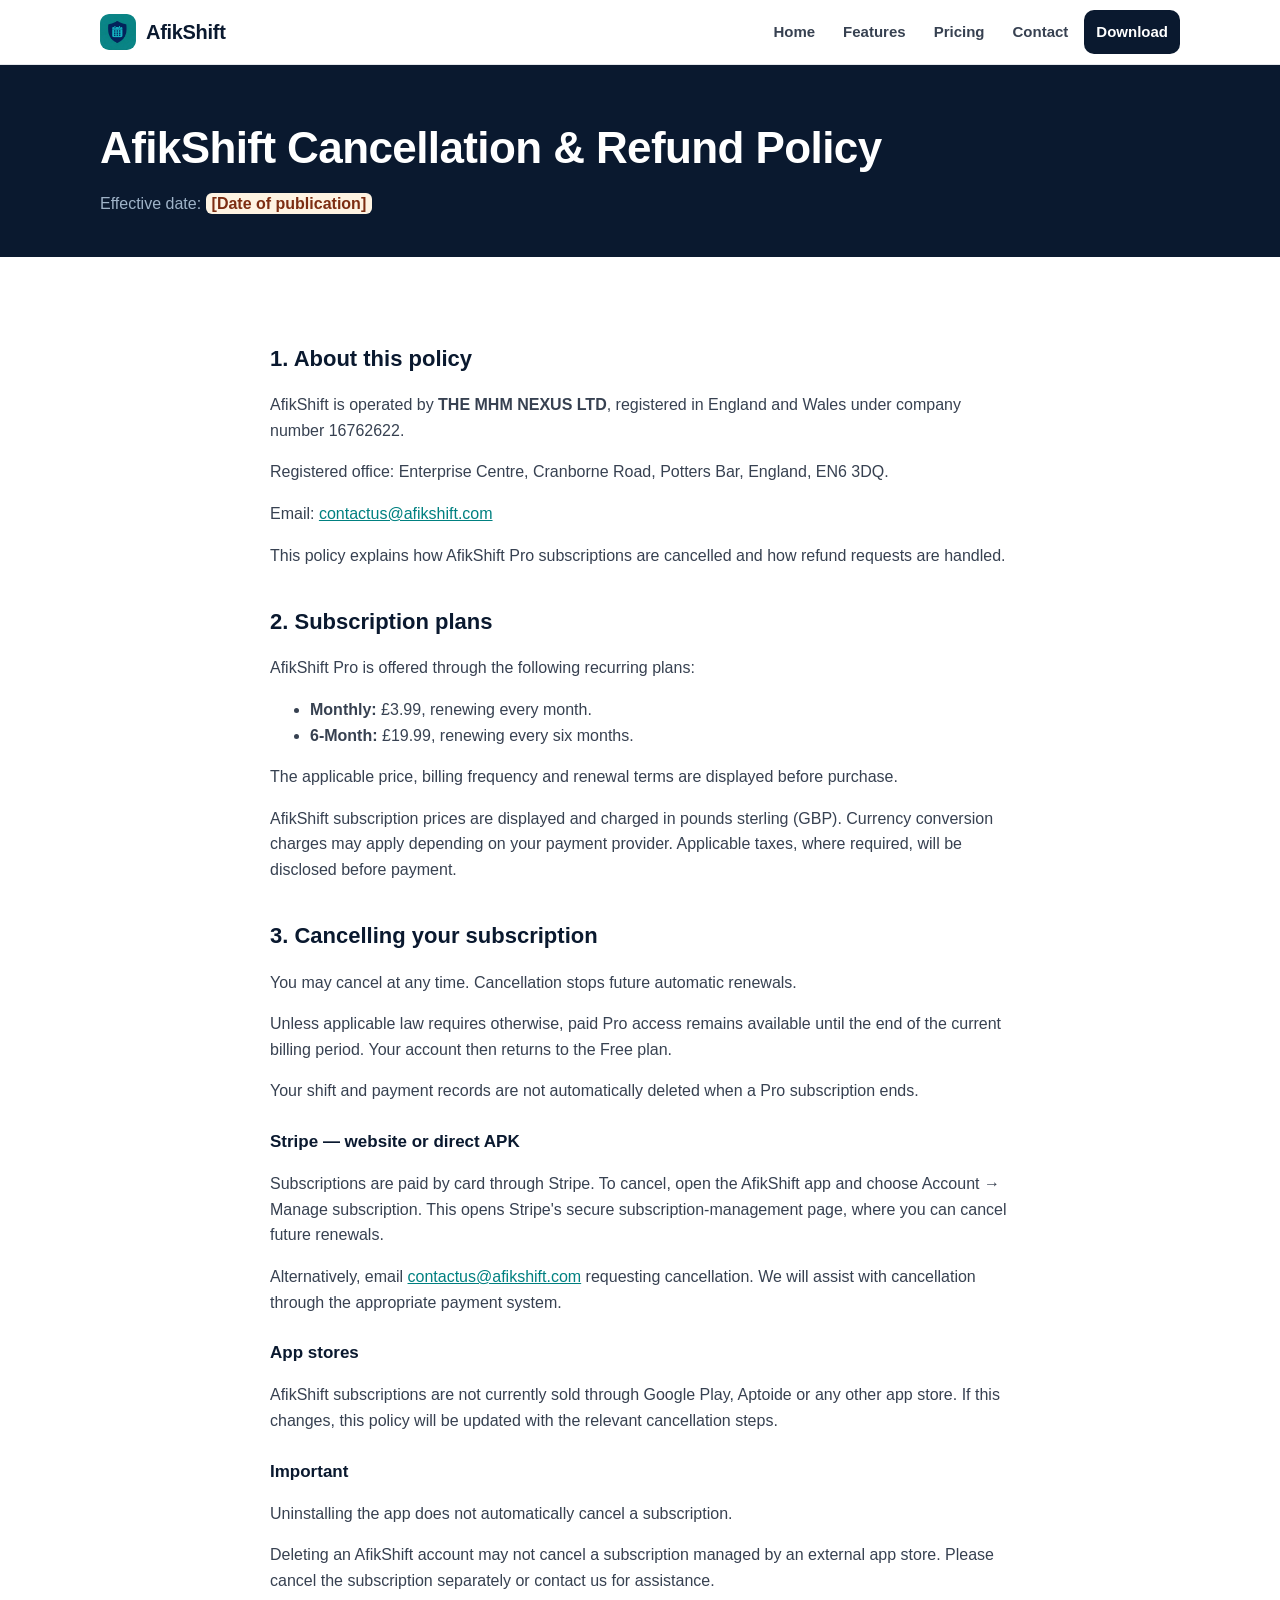
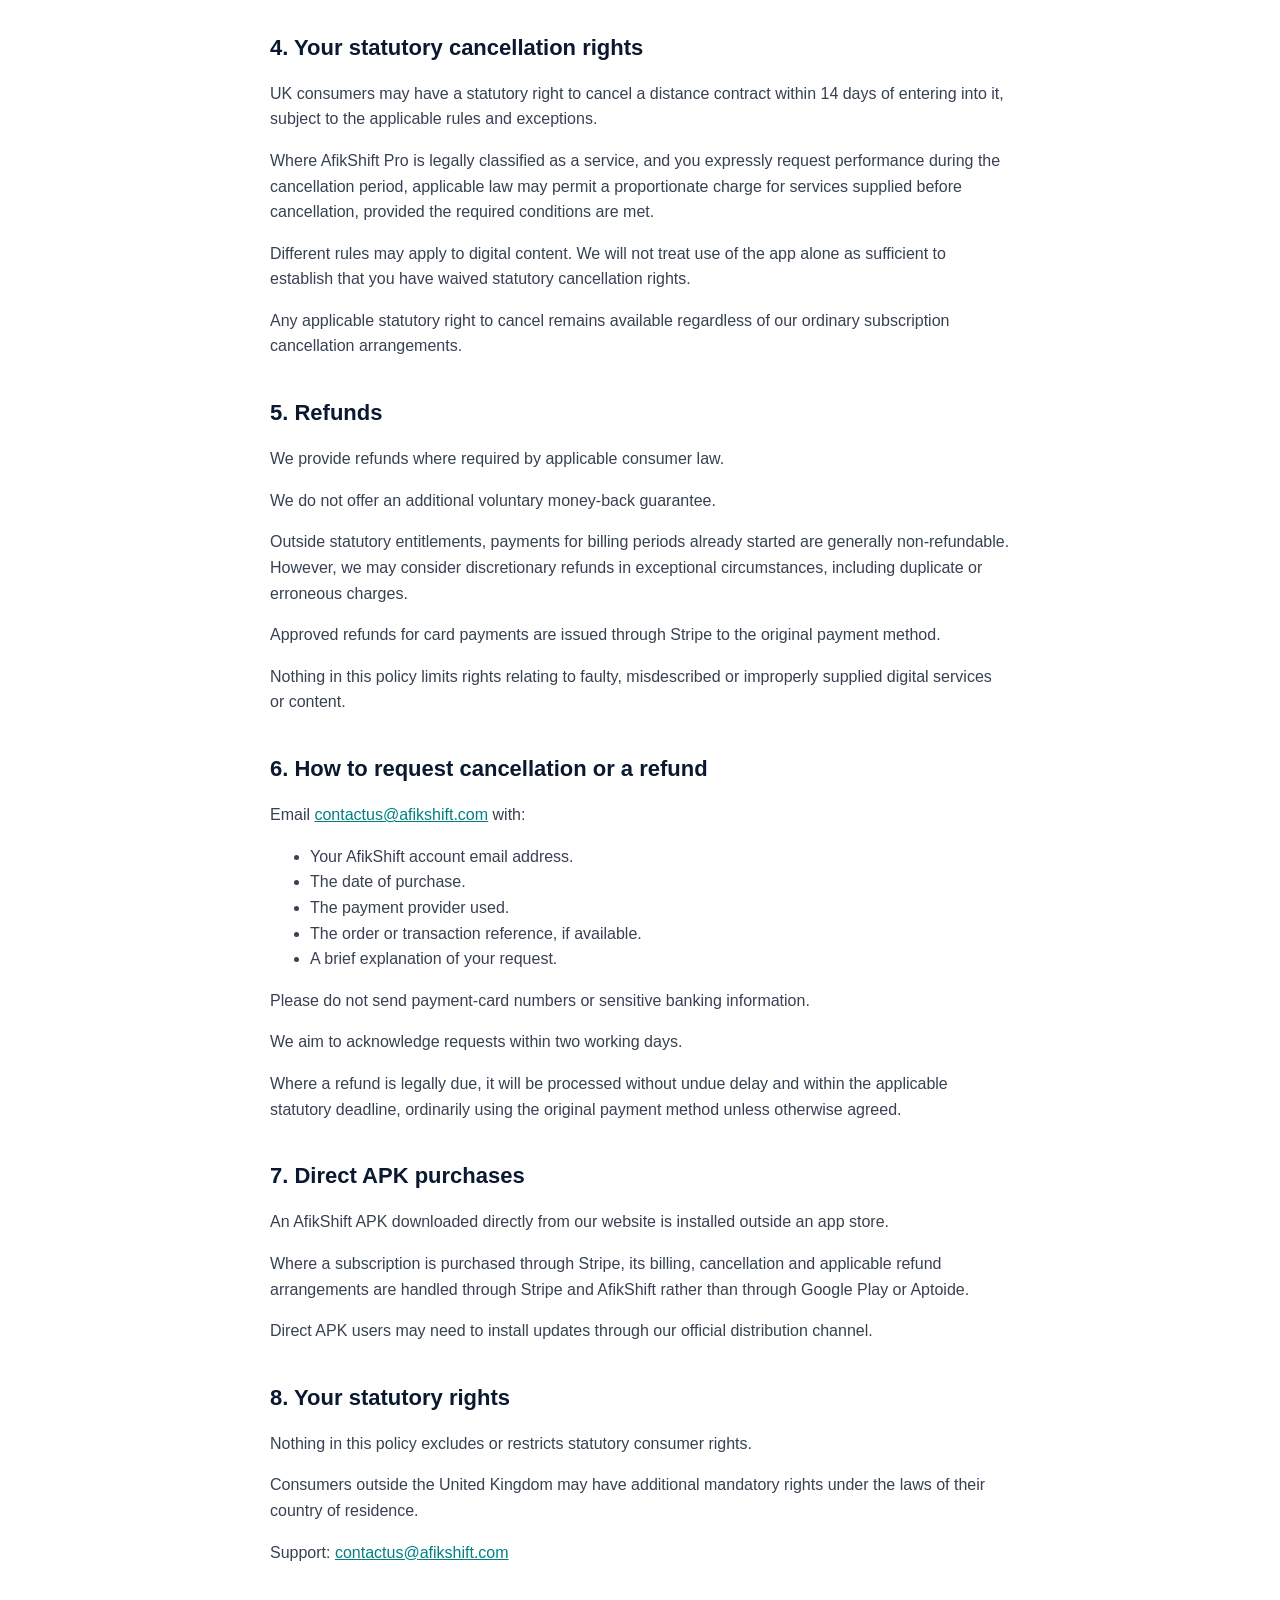
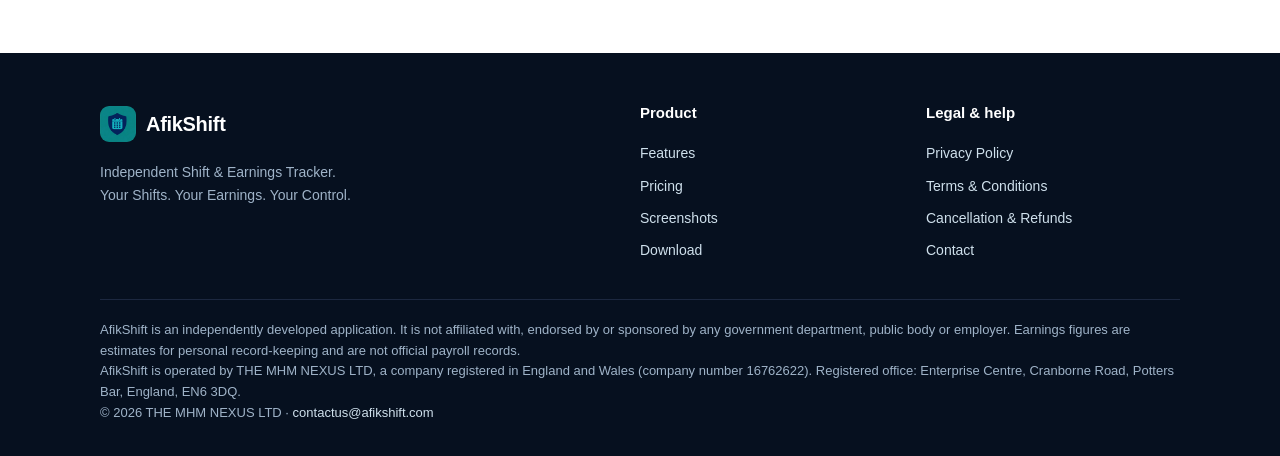
<file: refunds.html>
<!doctype html>
<html lang="en-GB">
<head>
<meta charset="utf-8">
<meta name="viewport" content="width=device-width,initial-scale=1">
<title>Cancellation &amp; Refund Policy · AfikShift</title>
<meta name="theme-color" content="#0A192F">
<meta name="robots" content="noindex">
<link rel="canonical" href="https://afikshift.com/refunds.html">
<link rel="icon" href="img/icon.png">
<link rel="stylesheet" href="assets/style.css">
</head>
<body data-page="refunds">
<header id="site-header"></header>
<section class="page-hero"><div class="wrap"><h1>AfikShift Cancellation &amp; Refund Policy</h1><p>Effective date: <span class="todo">[Date of publication]</span></p></div></section>
<article class="prose">
  <h2>1. About this policy</h2>
  <p>AfikShift is operated by <b>THE MHM NEXUS LTD</b>, registered in England and Wales under company number 16762622.</p>
  <p>Registered office: Enterprise Centre, Cranborne Road, Potters Bar, England, EN6 3DQ.</p>
  <p>Email: <a href="mailto:contactus@afikshift.com">contactus@afikshift.com</a></p>
  <p>This policy explains how AfikShift Pro subscriptions are cancelled and how refund requests are handled.</p>

  <h2>2. Subscription plans</h2>
  <p>AfikShift Pro is offered through the following recurring plans:</p>
  <ul>
    <li><b>Monthly:</b> £3.99, renewing every month.</li>
    <li><b>6-Month:</b> £19.99, renewing every six months.</li>
  </ul>
  <p>The applicable price, billing frequency and renewal terms are displayed before purchase.</p>
  <p>AfikShift subscription prices are displayed and charged in pounds sterling (GBP). Currency conversion charges may apply depending on your payment provider. Applicable taxes, where required, will be disclosed before payment.</p>

  <h2>3. Cancelling your subscription</h2>
  <p>You may cancel at any time. Cancellation stops future automatic renewals.</p>
  <p>Unless applicable law requires otherwise, paid Pro access remains available until the end of the current billing period. Your account then returns to the Free plan.</p>
  <p>Your shift and payment records are not automatically deleted when a Pro subscription ends.</p>
  <h3>Stripe — website or direct APK</h3>
  <p>Subscriptions are paid by card through Stripe. To cancel, open the AfikShift app and choose Account → Manage subscription. This opens Stripe's secure subscription-management page, where you can cancel future renewals.</p>
  <p>Alternatively, email <a href="mailto:contactus@afikshift.com">contactus@afikshift.com</a> requesting cancellation. We will assist with cancellation through the appropriate payment system.</p>
  <h3>App stores</h3>
  <p>AfikShift subscriptions are not currently sold through Google Play, Aptoide or any other app store. If this changes, this policy will be updated with the relevant cancellation steps.</p>
  <h3>Important</h3>
  <p>Uninstalling the app does not automatically cancel a subscription.</p>
  <p>Deleting an AfikShift account may not cancel a subscription managed by an external app store. Please cancel the subscription separately or contact us for assistance.</p>

  <h2>4. Your statutory cancellation rights</h2>
  <p>UK consumers may have a statutory right to cancel a distance contract within 14 days of entering into it, subject to the applicable rules and exceptions.</p>
  <p>Where AfikShift Pro is legally classified as a service, and you expressly request performance during the cancellation period, applicable law may permit a proportionate charge for services supplied before cancellation, provided the required conditions are met.</p>
  <p>Different rules may apply to digital content. We will not treat use of the app alone as sufficient to establish that you have waived statutory cancellation rights.</p>
  <p>Any applicable statutory right to cancel remains available regardless of our ordinary subscription cancellation arrangements.</p>

  <h2>5. Refunds</h2>
  <p>We provide refunds where required by applicable consumer law.</p>
  <p>We do not offer an additional voluntary money-back guarantee.</p>
  <p>Outside statutory entitlements, payments for billing periods already started are generally non-refundable. However, we may consider discretionary refunds in exceptional circumstances, including duplicate or erroneous charges.</p>
  <p>Approved refunds for card payments are issued through Stripe to the original payment method.</p>
  <p>Nothing in this policy limits rights relating to faulty, misdescribed or improperly supplied digital services or content.</p>

  <h2>6. How to request cancellation or a refund</h2>
  <p>Email <a href="mailto:contactus@afikshift.com">contactus@afikshift.com</a> with:</p>
  <ul>
    <li>Your AfikShift account email address.</li>
    <li>The date of purchase.</li>
    <li>The payment provider used.</li>
    <li>The order or transaction reference, if available.</li>
    <li>A brief explanation of your request.</li>
  </ul>
  <p>Please do not send payment-card numbers or sensitive banking information.</p>
  <p>We aim to acknowledge requests within two working days.</p>
  <p>Where a refund is legally due, it will be processed without undue delay and within the applicable statutory deadline, ordinarily using the original payment method unless otherwise agreed.</p>

  <h2>7. Direct APK purchases</h2>
  <p>An AfikShift APK downloaded directly from our website is installed outside an app store.</p>
  <p>Where a subscription is purchased through Stripe, its billing, cancellation and applicable refund arrangements are handled through Stripe and AfikShift rather than through Google Play or Aptoide.</p>
  <p>Direct APK users may need to install updates through our official distribution channel.</p>

  <h2>8. Your statutory rights</h2>
  <p>Nothing in this policy excludes or restricts statutory consumer rights.</p>
  <p>Consumers outside the United Kingdom may have additional mandatory rights under the laws of their country of residence.</p>
  <p>Support: <a href="mailto:contactus@afikshift.com">contactus@afikshift.com</a></p>
</article>
<footer id="site-footer"></footer>
<script src="assets/site.js"></script>
</body>
</html>
</file>
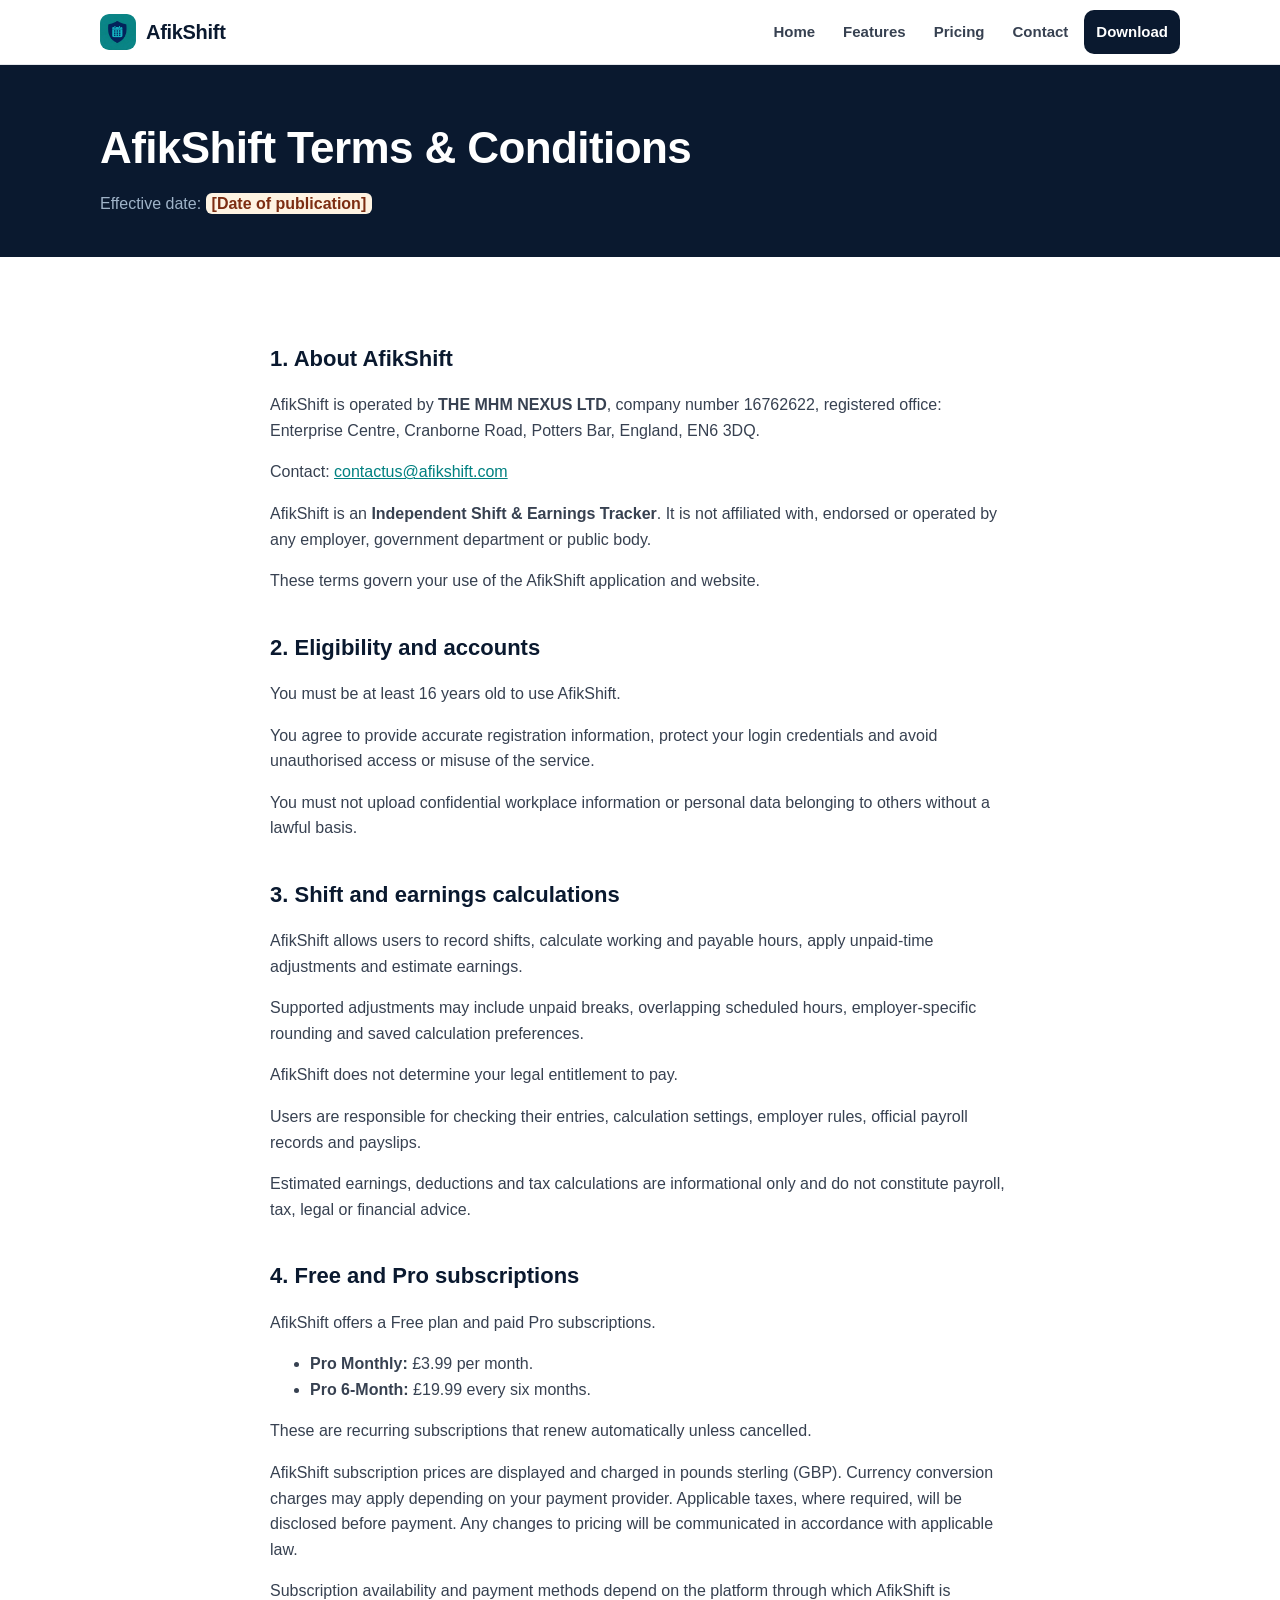
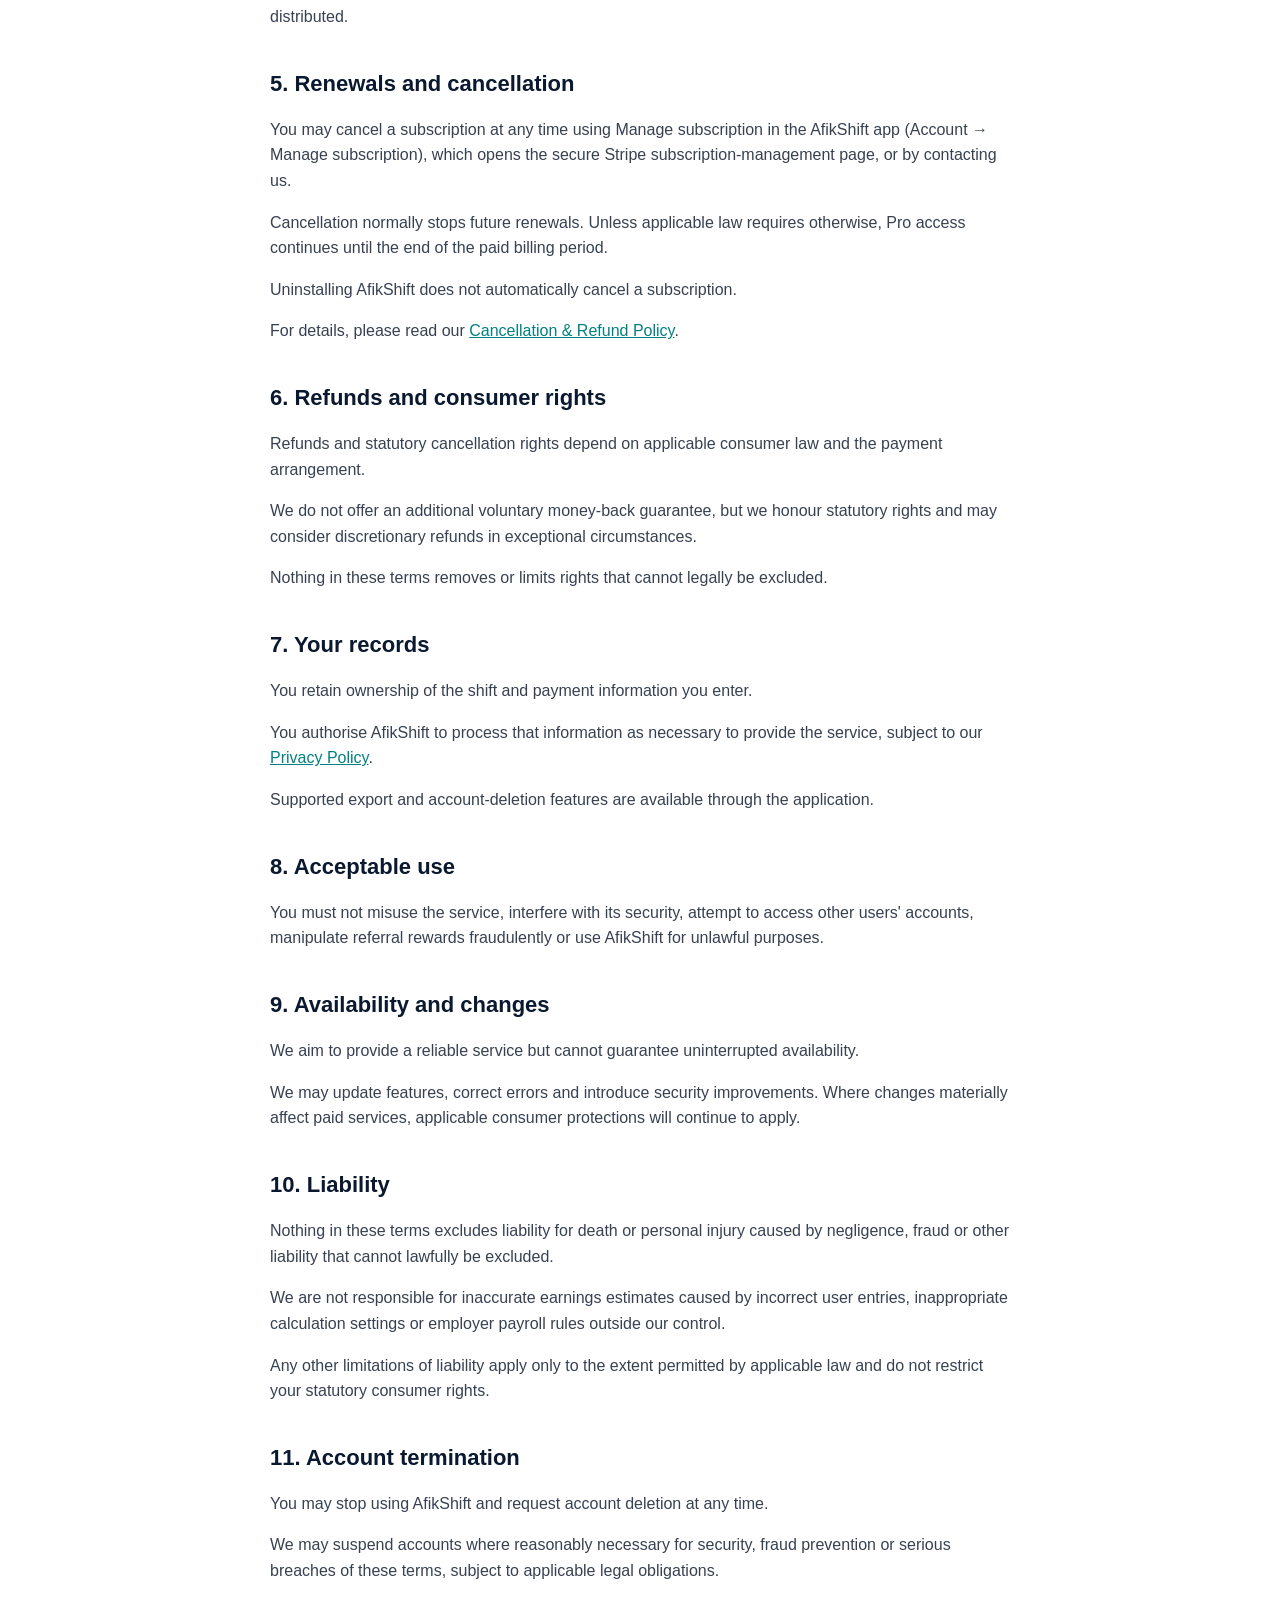
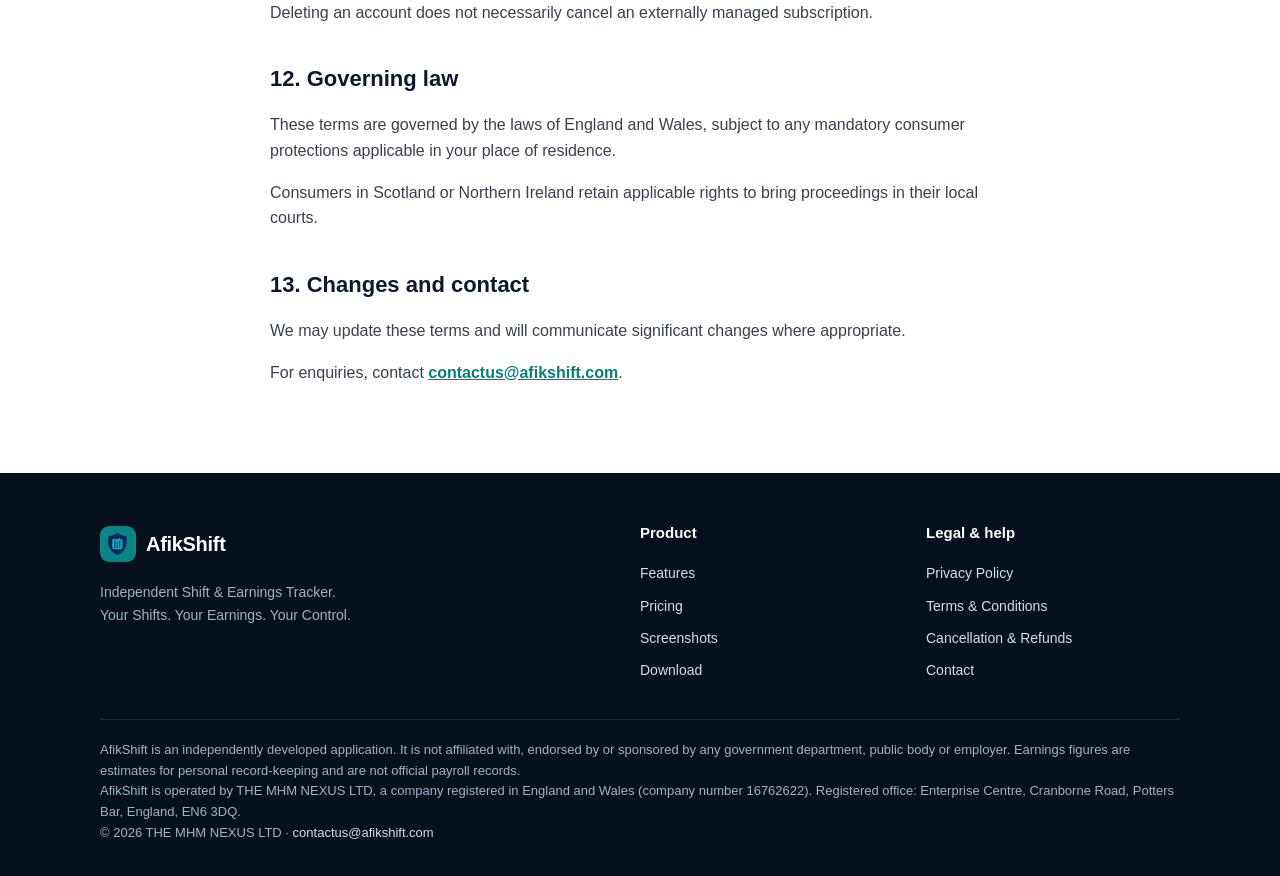
<file: terms.html>
<!doctype html>
<html lang="en-GB">
<head>
<meta charset="utf-8">
<meta name="viewport" content="width=device-width,initial-scale=1">
<title>Terms &amp; Conditions · AfikShift</title>
<meta name="theme-color" content="#0A192F">
<meta name="robots" content="noindex">
<link rel="canonical" href="https://afikshift.com/terms.html">
<link rel="icon" href="img/icon.png">
<link rel="stylesheet" href="assets/style.css">
</head>
<body data-page="terms">
<header id="site-header"></header>
<section class="page-hero"><div class="wrap"><h1>AfikShift Terms &amp; Conditions</h1><p>Effective date: <span class="todo">[Date of publication]</span></p></div></section>
<article class="prose">
  <h2>1. About AfikShift</h2>
  <p>AfikShift is operated by <b>THE MHM NEXUS LTD</b>, company number 16762622, registered office: Enterprise Centre, Cranborne Road, Potters Bar, England, EN6 3DQ.</p>
  <p>Contact: <a href="mailto:contactus@afikshift.com">contactus@afikshift.com</a></p>
  <p>AfikShift is an <b>Independent Shift &amp; Earnings Tracker</b>. It is not affiliated with, endorsed or operated by any employer, government department or public body.</p>
  <p>These terms govern your use of the AfikShift application and website.</p>

  <h2>2. Eligibility and accounts</h2>
  <p>You must be at least 16 years old to use AfikShift.</p>
  <p>You agree to provide accurate registration information, protect your login credentials and avoid unauthorised access or misuse of the service.</p>
  <p>You must not upload confidential workplace information or personal data belonging to others without a lawful basis.</p>

  <h2>3. Shift and earnings calculations</h2>
  <p>AfikShift allows users to record shifts, calculate working and payable hours, apply unpaid-time adjustments and estimate earnings.</p>
  <p>Supported adjustments may include unpaid breaks, overlapping scheduled hours, employer-specific rounding and saved calculation preferences.</p>
  <p>AfikShift does not determine your legal entitlement to pay.</p>
  <p>Users are responsible for checking their entries, calculation settings, employer rules, official payroll records and payslips.</p>
  <p>Estimated earnings, deductions and tax calculations are informational only and do not constitute payroll, tax, legal or financial advice.</p>

  <h2>4. Free and Pro subscriptions</h2>
  <p>AfikShift offers a Free plan and paid Pro subscriptions.</p>
  <ul>
    <li><b>Pro Monthly:</b> £3.99 per month.</li>
    <li><b>Pro 6-Month:</b> £19.99 every six months.</li>
  </ul>
  <p>These are recurring subscriptions that renew automatically unless cancelled.</p>
  <p>AfikShift subscription prices are displayed and charged in pounds sterling (GBP). Currency conversion charges may apply depending on your payment provider. Applicable taxes, where required, will be disclosed before payment. Any changes to pricing will be communicated in accordance with applicable law.</p>
  <p>Subscription availability and payment methods depend on the platform through which AfikShift is distributed.</p>

  <h2>5. Renewals and cancellation</h2>
  <p>You may cancel a subscription at any time using Manage subscription in the AfikShift app (Account → Manage subscription), which opens the secure Stripe subscription-management page, or by contacting us.</p>
  <p>Cancellation normally stops future renewals. Unless applicable law requires otherwise, Pro access continues until the end of the paid billing period.</p>
  <p>Uninstalling AfikShift does not automatically cancel a subscription.</p>
  <p>For details, please read our <a href="refunds.html">Cancellation &amp; Refund Policy</a>.</p>

  <h2>6. Refunds and consumer rights</h2>
  <p>Refunds and statutory cancellation rights depend on applicable consumer law and the payment arrangement.</p>
  <p>We do not offer an additional voluntary money-back guarantee, but we honour statutory rights and may consider discretionary refunds in exceptional circumstances.</p>
  <p>Nothing in these terms removes or limits rights that cannot legally be excluded.</p>

  <h2>7. Your records</h2>
  <p>You retain ownership of the shift and payment information you enter.</p>
  <p>You authorise AfikShift to process that information as necessary to provide the service, subject to our <a href="privacy.html">Privacy Policy</a>.</p>
  <p>Supported export and account-deletion features are available through the application.</p>

  <h2>8. Acceptable use</h2>
  <p>You must not misuse the service, interfere with its security, attempt to access other users' accounts, manipulate referral rewards fraudulently or use AfikShift for unlawful purposes.</p>

  <h2>9. Availability and changes</h2>
  <p>We aim to provide a reliable service but cannot guarantee uninterrupted availability.</p>
  <p>We may update features, correct errors and introduce security improvements. Where changes materially affect paid services, applicable consumer protections will continue to apply.</p>

  <h2>10. Liability</h2>
  <p>Nothing in these terms excludes liability for death or personal injury caused by negligence, fraud or other liability that cannot lawfully be excluded.</p>
  <p>We are not responsible for inaccurate earnings estimates caused by incorrect user entries, inappropriate calculation settings or employer payroll rules outside our control.</p>
  <p>Any other limitations of liability apply only to the extent permitted by applicable law and do not restrict your statutory consumer rights.</p>

  <h2>11. Account termination</h2>
  <p>You may stop using AfikShift and request account deletion at any time.</p>
  <p>We may suspend accounts where reasonably necessary for security, fraud prevention or serious breaches of these terms, subject to applicable legal obligations.</p>
  <p>Deleting an account does not necessarily cancel an externally managed subscription.</p>

  <h2>12. Governing law</h2>
  <p>These terms are governed by the laws of England and Wales, subject to any mandatory consumer protections applicable in your place of residence.</p>
  <p>Consumers in Scotland or Northern Ireland retain applicable rights to bring proceedings in their local courts.</p>

  <h2>13. Changes and contact</h2>
  <p>We may update these terms and will communicate significant changes where appropriate.</p>
  <p>For enquiries, contact <b><a href="mailto:contactus@afikshift.com">contactus@afikshift.com</a></b>.</p>
</article>
<footer id="site-footer"></footer>
<script src="assets/site.js"></script>
</body>
</html>
</file>
<file: assets/style.css>
:root{--navy:#0A192F;--teal:#008080;--teal-l:#2DD4BF;--teal-s:#E0F2F2;--ink:#111827;--ink2:#374151;--muted:#6B7280;--bg:#F4F5F7;--line:#E5E7EB;--hero-muted:#9FB3C8;--r:16px}
*{box-sizing:border-box}
html{scroll-behavior:smooth}
body{margin:0;font-family:-apple-system,BlinkMacSystemFont,"Segoe UI",Roboto,Helvetica,Arial,sans-serif;color:var(--ink);background:#fff;line-height:1.6;-webkit-font-smoothing:antialiased}
a{color:var(--teal)}
img{max-width:100%;display:block}
.wrap{max-width:1120px;margin:0 auto;padding:0 20px}
.draft{background:#FEF3E2;color:#7C2D12;text-align:center;font-size:14px;padding:8px 16px;font-weight:600}

/* Header */
.nav{position:sticky;top:0;z-index:10;background:rgba(255,255,255,.96);backdrop-filter:blur(8px);border-bottom:1px solid var(--line)}
.nav .wrap{display:flex;align-items:center;justify-content:space-between;min-height:64px;gap:16px}
.logo{display:flex;align-items:center;gap:10px;text-decoration:none;color:var(--navy);font-weight:800;font-size:20px;letter-spacing:-.3px}
.logo img{width:36px;height:36px;border-radius:9px}
.menu{display:flex;gap:4px;align-items:center}
.menu a{text-decoration:none;color:var(--ink2);font-weight:600;font-size:15px;padding:10px 12px;border-radius:10px}
.menu a:hover,.menu a[aria-current=page]{color:var(--navy);background:var(--bg)}
.menu a.cta{background:var(--navy);color:#fff}
.burger{display:none;background:none;border:0;width:48px;height:48px;border-radius:10px;cursor:pointer;color:var(--navy)}
.burger svg{width:26px;height:26px}
@media (max-width:820px){
 .burger{display:block}
 .menu{display:none;position:absolute;left:0;right:0;top:64px;background:#fff;flex-direction:column;align-items:stretch;padding:8px 16px 16px;border-bottom:1px solid var(--line)}
 .menu.open{display:flex}
 .menu a{padding:14px 12px;font-size:16px}
}

/* Buttons */
.btn{display:inline-flex;align-items:center;justify-content:center;gap:10px;min-height:52px;padding:0 24px;border-radius:14px;font-weight:700;font-size:16px;text-decoration:none;border:0;cursor:pointer}
.btn svg{width:22px;height:22px}
.btn-teal{background:var(--teal-l);color:#04201D}
.btn-navy{background:var(--navy);color:#fff}
.btn-ghost{background:transparent;color:#fff;border:1.5px solid rgba(255,255,255,.35)}
.btn-line{background:#fff;color:var(--navy);border:1.5px solid var(--line)}
.btn[aria-disabled=true]{opacity:.75;cursor:default}

/* Hero */
.hero{background:var(--navy);color:#fff;overflow:hidden}
.hero .wrap{display:grid;grid-template-columns:1.1fr .9fr;gap:40px;align-items:center;padding-top:64px;padding-bottom:64px}
.eyebrow{display:inline-block;color:var(--teal-l);font-weight:700;letter-spacing:1.4px;text-transform:uppercase;font-size:13px;margin-bottom:12px}
.hero h1{font-size:clamp(34px,6vw,56px);line-height:1.08;margin:0 0 16px;letter-spacing:-1px}
.hero h1 span{color:var(--teal-l)}
.hero p.lead{color:var(--hero-muted);font-size:clamp(17px,2.2vw,20px);margin:0 0 28px;max-width:560px}
.actions{display:flex;gap:12px;flex-wrap:wrap}
.hero .small{color:var(--hero-muted);font-size:14px;margin-top:14px}
.phones{display:flex;justify-content:center;gap:16px}
.phone{background:#fff;border-radius:28px;padding:8px;box-shadow:0 30px 60px rgba(0,0,0,.35);width:240px}
.phone img{border-radius:22px}
.phones .phone:nth-child(2){margin-top:48px}
@media (max-width:820px){
 .hero .wrap{grid-template-columns:1fr;padding-top:40px;padding-bottom:40px}
 .phone{width:44vw;max-width:220px;border-radius:22px;padding:6px}
 .phone img{border-radius:17px}
}

/* Sections */
section.block{padding:72px 0}
section.alt{background:var(--bg)}
.head{text-align:center;max-width:680px;margin:0 auto 40px}
.head h2{font-size:clamp(28px,4vw,38px);line-height:1.15;margin:0 0 12px;color:var(--navy);letter-spacing:-.5px}
.head p{color:var(--muted);font-size:17px;margin:0}
.grid{display:grid;grid-template-columns:repeat(3,1fr);gap:20px}
.card{background:#fff;border:1px solid var(--line);border-radius:var(--r);padding:24px}
.card h3{margin:14px 0 6px;font-size:18px;color:var(--navy)}
.card p{margin:0;color:var(--ink2);font-size:15px}
.ico{width:48px;height:48px;border-radius:12px;background:var(--teal-s);color:var(--teal);display:flex;align-items:center;justify-content:center}
.ico svg{width:24px;height:24px}
@media (max-width:900px){.grid{grid-template-columns:repeat(2,1fr)}}
@media (max-width:600px){.grid{grid-template-columns:1fr}section.block{padding:52px 0}}

/* Screens */
.shots{display:grid;grid-template-columns:repeat(3,1fr);gap:24px;max-width:860px;margin:0 auto}
.shots figure{margin:0;text-align:center}
.shots .phone{width:100%;max-width:260px;margin:0 auto;box-shadow:0 16px 40px rgba(10,25,47,.18);border:1px solid var(--line)}
.shots figcaption{margin-top:14px;font-weight:700;color:var(--navy)}
.shots figcaption span{display:block;font-weight:400;color:var(--muted);font-size:14px}
@media (max-width:700px){.shots{grid-template-columns:1fr;gap:36px}}

/* Pricing */
.plans{display:grid;grid-template-columns:repeat(3,1fr);gap:20px;align-items:stretch}
.plan{background:#fff;border:1.5px solid var(--line);border-radius:20px;padding:28px;display:flex;flex-direction:column}
.plan.best{border-color:var(--teal);box-shadow:0 12px 32px rgba(0,128,128,.14);position:relative}
.badge{position:absolute;top:-13px;left:24px;background:var(--teal);color:#fff;font-size:12px;font-weight:700;padding:4px 12px;border-radius:999px;letter-spacing:.4px}
.plan h3{margin:0;font-size:18px;color:var(--navy)}
.price{font-size:40px;font-weight:800;color:var(--navy);margin:12px 0 0;letter-spacing:-1px}
.price small{font-size:16px;font-weight:600;color:var(--muted);letter-spacing:0}
.per{color:var(--muted);font-size:14px;margin:4px 0 18px}
.plan ul{list-style:none;padding:0;margin:0 0 8px;flex:1}
.plan li{padding:8px 0 8px 30px;position:relative;font-size:15px;border-top:1px solid var(--divider,#F3F4F6)}
.plan li::before{content:"";position:absolute;left:2px;top:13px;width:16px;height:16px;border-radius:50%;background:var(--teal-s) url("data:image/svg+xml,%3Csvg xmlns='http://www.w3.org/2000/svg' viewBox='0 0 24 24' fill='none' stroke='%23008080' stroke-width='3.5' stroke-linecap='round' stroke-linejoin='round'%3E%3Cpath d='M5 12l5 5L20 7'/%3E%3C/svg%3E") center/10px no-repeat}
@media (max-width:900px){.plans{grid-template-columns:1fr;max-width:460px;margin:0 auto}}
table.compare{width:100%;border-collapse:collapse;background:#fff;border-radius:var(--r);overflow:hidden;border:1px solid var(--line);font-size:15px}
.compare th,.compare td{padding:14px 16px;text-align:left;border-bottom:1px solid var(--line)}
.compare th{background:var(--navy);color:#fff;font-size:14px}
.compare td:not(:first-child),.compare th:not(:first-child){text-align:center}
.tablewrap{overflow-x:auto;margin-top:48px}

/* Download band */
.band{background:var(--navy);color:#fff;border-radius:24px;padding:40px;display:flex;align-items:center;justify-content:space-between;gap:24px;flex-wrap:wrap}
.band h2{margin:0 0 8px;font-size:clamp(24px,3.5vw,32px)}
.band p{margin:0;color:var(--hero-muted)}

/* Prose (legal) */
.page-hero{background:var(--navy);color:#fff;padding:48px 0 40px}
.page-hero h1{margin:0 0 8px;font-size:clamp(30px,5vw,44px);letter-spacing:-.6px}
.page-hero p{margin:0;color:var(--hero-muted)}
.prose{max-width:780px;margin:0 auto;padding:48px 20px 72px}
.prose h2{color:var(--navy);font-size:22px;margin:36px 0 10px}
.prose h3{color:var(--navy);font-size:17px;margin:24px 0 6px}
.prose p,.prose li{color:var(--ink2);font-size:16px}
.prose table{width:100%;border-collapse:collapse;font-size:15px;margin:12px 0}
.prose td,.prose th{border-bottom:1px solid var(--line);padding:10px 8px;text-align:left;vertical-align:top}
.todo{background:#FEF3E2;color:#7C2D12;padding:2px 6px;border-radius:6px;font-weight:600}
.callout{background:var(--teal-s);color:#004D4D;border-radius:14px;padding:16px 18px;margin:20px 0}
.callout.warn{background:#FEF3E2;color:#7C2D12}

/* Contact */
.contact-card{max-width:620px;margin:0 auto;text-align:center}
.contact-card .mail{font-size:clamp(20px,4vw,26px);font-weight:800;color:var(--navy);text-decoration:none;word-break:break-all}

/* Footer */
footer{background:#06101F;color:#9FB3C8;padding:48px 0 32px;font-size:14px}
footer .cols{display:grid;grid-template-columns:2fr 1fr 1fr;gap:32px}
footer h4{color:#fff;margin:0 0 12px;font-size:15px}
footer a{color:#CFE0EC;text-decoration:none;display:block;padding:5px 0}
footer a:hover{color:#fff}
footer .logo{color:#fff;margin-bottom:12px}
footer .legal{border-top:1px solid #1C2840;margin-top:32px;padding-top:20px;font-size:13px;line-height:1.6}
@media (max-width:700px){footer .cols{grid-template-columns:1fr 1fr}footer .cols>div:first-child{grid-column:1/-1}}
:focus-visible{outline:3px solid var(--teal-l);outline-offset:2px}
</file>
